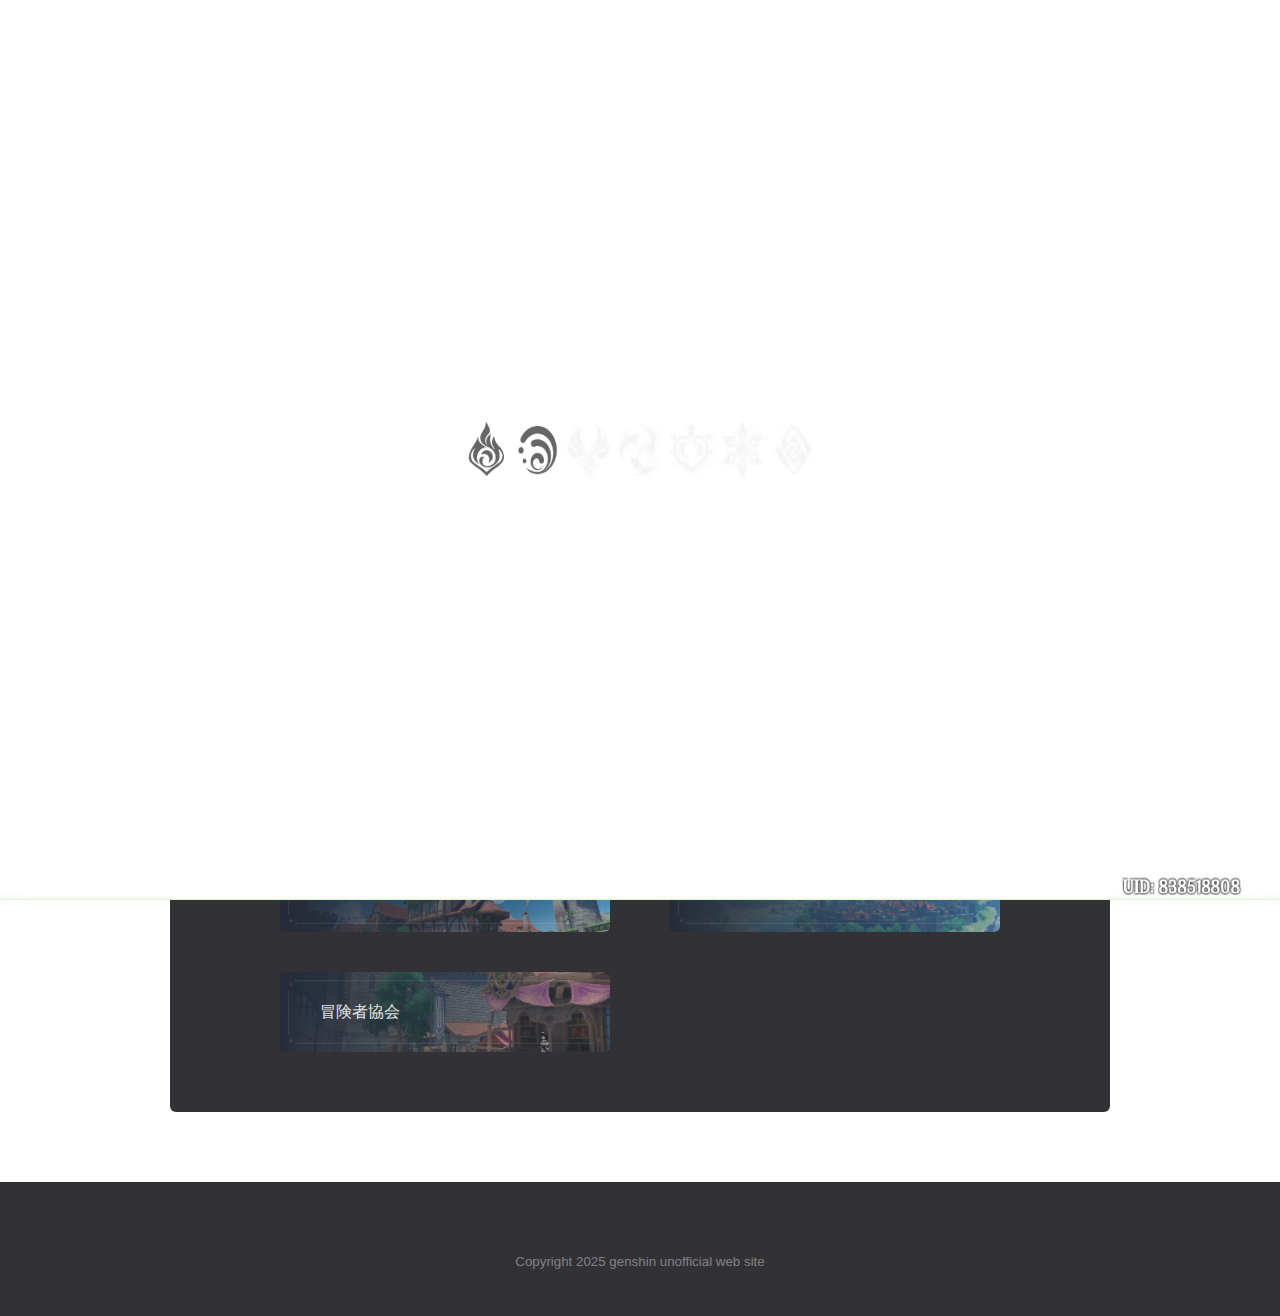
<file: index.html>
<!DOCTYPE html>
<html lang="ja">

<head>
<meta charset="utf-8">

<title>モンド組織wiki</title>

<link rel="stylesheet" href="css/style.css">

<!--ファビコンの設定-->
<link rel="shortcut icon" href="./images/favicon.ico">
<link rel="apple-touch-icon" href="./images/apple-touch-icon.png">
<link rel="icon" type="image/png" href2="./images/android-chrome-256x256.png">
</head>

<!-- classで背景指定 -->
<!--モンド-->
<body class="mondo">

<!-- ローディング画面 -->
<div class="loader">
  <img src="images/loading.gif" alt="ローディング">
</div>

<script src="https://code.jquery.com/jquery-3.7.1.js" integrity="sha256-eKhayi8LEQwp4NKxN+CfCh+3qOVUtJn3QNZ0TciWLP4=" crossorigin="anonymous"></script>
<script src="./js/load.js"></script>
  

<header>
  <a href="index.html">
    <img class="title-logo" src="images/genshin_logo.webp" alt="原神logo">
  </a>

  <!-- ハンバーガーメニュー部分 -->
  <div class="nav">
    <!-- ハンバーガーメニューの表示・非表示を切り替えるチェックボックス -->
    <input id="drawer_input" class="drawer_hidden" type="checkbox">
    <!-- ハンバーガーアイコン -->
    <label for="drawer_input" class="drawer_open"><span></span></label>

    <!-- メニュー -->
    <nav class="nav_content">
      <h4>トップページ</h4>
      <ul class="nav_list1">
        <li class="nav_item"><a href="index.html">モンド</a></li>
      </ul>
      <h4>&thinsp;組織一覧</h4>
      <ul class="nav_list2">
        <li class="nav_item"><a href="1_knights.html">西風騎士団</a></li>
        <li class="nav_item"><a href="2_church.html">西風教会</a></li>
        <li class="nav_item"><a href="3_castle.html">モンド城</a></li>
        <li class="nav_item"><a href="4_outside.html">城外</a></li>
        <li class="nav_item"><a href="5_adventurer.html">冒険者協会</a></li>
      </ul>
    </nav> 
  </div>
</header>

<!-- https://wiki.hoyolab.com/pc/genshin/aggregate/23?filter_ids= -->

<!-- <div class="main-visual">
  <img src="images/back1.png" alt="メインビジュアル">
</div> -->


<div class="wrapper">
<div class="explain">
  <img class="mondo-logo" src="images/mondo_logo2.webp" alt="モンドlogo">
  <div class="explain-text">
    <h1>モンド</h1>
    <p>
      テイワット大陸の北東部に位置する自由の城。<br>
      山々と平原の合間から蒲公英の息吹を引き連れた自由の風が吹き、シードル湖を撫でる。<br>
      そして、風神バルバトスの祝福と恵みが、湖の中心——モンドへと届けられる。
    </p>
  </div>
</div>

<div class="status-wrapper">
  <h4>ステータス</h4>
  <div class="status-list">
    <section class="status">
      <h5>和名 / 英名</h5>
      <p>モンド / Mondstadt</p>
    </section>
    <section class="status">
      <h5>種類</h5>
      <p>国</p>
    </section>
    <section class="status">
      <h5>俗世の七執政</h5>
      <p>バルバトス</p>
    </section>
    <section class="status">
      <h5>中心地域</h5>
      <p>モンド城</p>
    </section>
  </div>
</div>


<div class="affall-wrapper">
  <h4>組織一覧</h4>
  <div class="aff-wrapper">
  <!-- 1 -->
    <a class="box" href="1_knights.html">
      <h3>西風騎士団</h3>
      <div class="aff-back" style="background-image: linear-gradient(to right,rgb(37, 43, 55) 0%, rgba(37, 43, 55, 0.2) 100%), url('images/back_knight.png');">
      </div>
    </a>
  <!-- 2 -->
    <a class="box" href="2_church.html">
      <h3>西風教会</h3>
      <!-- <img src="images/back-church2.png" alt="西風教会"> -->
      <div class="aff-back" style="background-image: linear-gradient(to right,rgb(37, 43, 55) 0%, rgba(37, 43, 55, 0.2) 100%), url('images/back_church1.png');">
      </div>
    </a>
  <!-- 3 -->
    <a class="box" href="1-knights.html">
      <h3>モンド城</h3>
      <div class="aff-back" style="background-image: linear-gradient(to right,rgb(37, 43, 55) 0%, rgba(37, 43, 55, 0.2) 100%), url('images/back_castle1.png');">
      </div>
    </a>
  <!-- 4 -->
    <a class="box" href="1-knights.html">
      <h3>城外</h3>
      <div class="aff-back" style="background-image: linear-gradient(to right,rgb(37, 43, 55) 0%, rgba(37, 43, 55, 0.2) 100%), url('images/back_outside1.png');">
      </div>
    </a>
  <!-- 5 -->
    <a class="box" href="1-knights.html">
      <h3>冒険者協会</h3>
      <div class="aff-back" style="background-image: linear-gradient(to right,rgb(37, 43, 55) 0%, rgba(37, 43, 55, 0.2) 100%), url('images/back_adventurer1.png');">
      </div>
    </a>
  </div>
</div>


</div>

<footer>
  <p><small>Copyright 2025 genshin unofficial web site</small></p>
  
  <a class="pagetop" href="#"><div class="page__top"></div></a>
</footer>


</body>
</html>
</file>
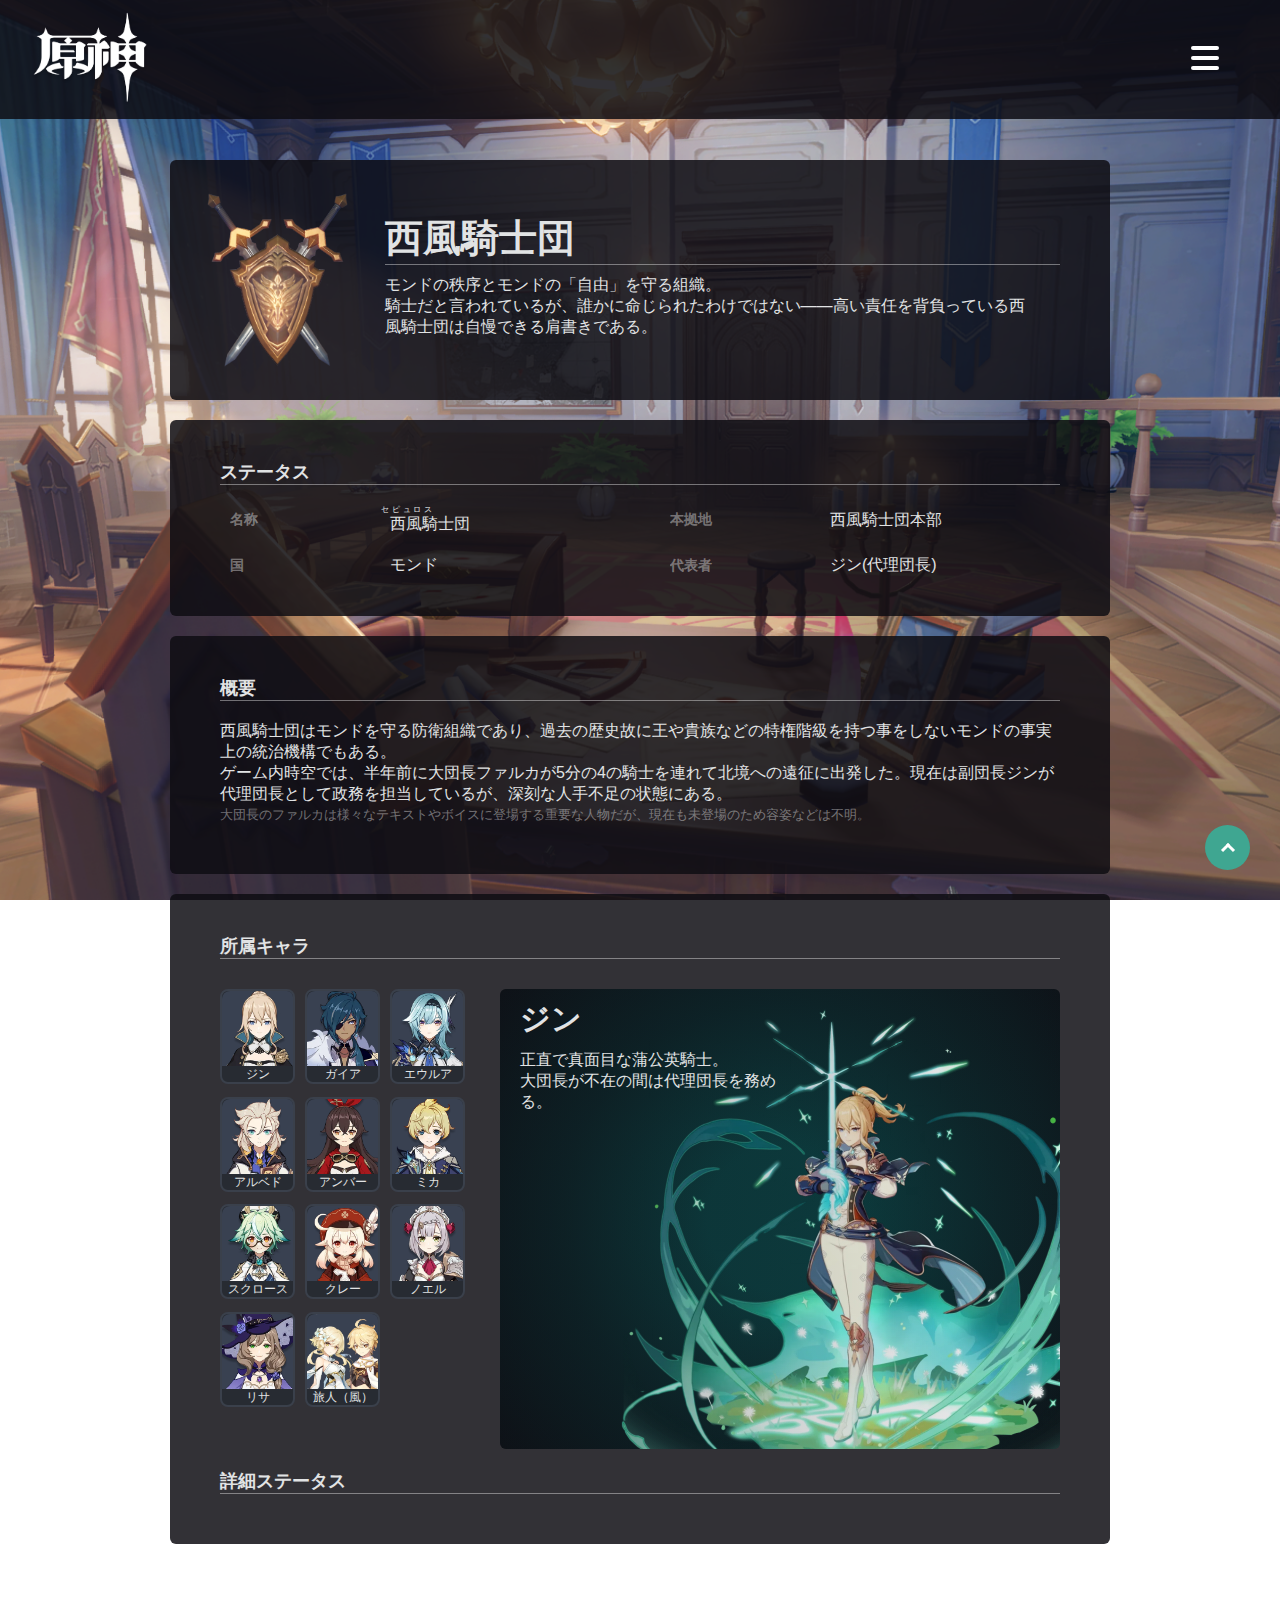
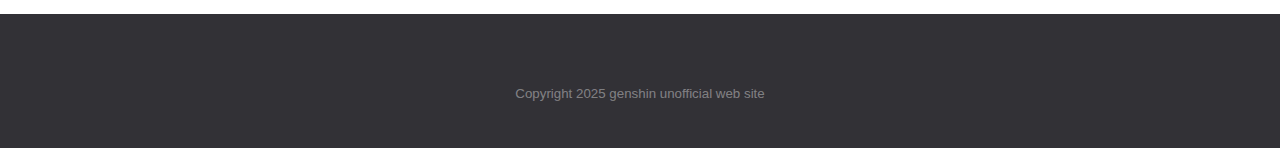
<file: 1_knights.html>
<!DOCTYPE html>
<html lang="ja">

<head>
<meta charset="utf-8">
<meta name="description" content="">
<title>西風騎士団</title>

<link rel="stylesheet" href="css/style.css">

<!--ファビコンの設定-->
<link rel="shortcut icon" href="./images/favicon.ico">
<link rel="apple-touch-icon" href="./images/apple-touch-icon.png">
<link rel="icon" type="image/png" href2="./images/android-chrome-256x256.png">
</head>

<!-- 騎士団 -->
<body class="knight">

  <!-- ローディング画面 -->
<!-- <div class="loader">
  <img src="images/loading2.gif" alt="ローディング">
</div> -->

<script src="https://code.jquery.com/jquery-3.7.1.js" integrity="sha256-eKhayi8LEQwp4NKxN+CfCh+3qOVUtJn3QNZ0TciWLP4=" crossorigin="anonymous"></script>
<script src="./js/load2.js"></script>


<header>
  <a href="index.html">
    <img class="title-logo" src="images/genshin_logo.webp" alt="原神logo">
  </a>
  
  <div class="nav">
    <!-- ハンバーガーメニューの表示・非表示を切り替えるチェックボックス -->
    <input id="drawer_input" class="drawer_hidden" type="checkbox">
    <!-- ハンバーガーアイコン -->
    <label for="drawer_input" class="drawer_open"><span></span></label>

    <!-- メニュー -->
    <nav class="nav_content">
      <h4>トップページ</h4>
      <ul class="nav_list1">
        <li class="nav_item"><a href="index.html">モンド</a></li>
      </ul>
      <h4>&thinsp;組織一覧</h4>
      <ul class="nav_list2">
        <li class="nav_item"><a href="1_knights.html">西風騎士団</a></li>
        <li class="nav_item"><a href="2_church.html">西風教会</a></li>
        <li class="nav_item"><a href="2_church.html">モンド城</a></li>
        <li class="nav_item"><a href="2_church.html">城外</a></li>
        <li class="nav_item"><a href="2_church.html">冒険者協会</a></li>
      </ul>
    </nav> 
  </div>
</header>
  
  
<div class="wrapper">
<div class="explain">
  <img class="knight-logo" src="images/Knights_logo.webp" alt="西風騎士団">
  <div class="explain-text">
    <h1>西風騎士団</h1>
    <p>
      モンドの秩序とモンドの「自由」を守る組織。<br>
      騎士だと言われているが、誰かに命じられたわけではない——高い責任を背負っている西風騎士団は自慢できる肩書きである。
    </p>
  </div>
</div>

<div class="status-wrapper">
  <h4>ステータス</h4>
  <div class="status-list">
    <section class="status">
      <h5>名称</h5>
      <ruby>
        <p>西風騎士団</p>
        <rt class="sepu">セピュロス&emsp;&emsp;&emsp;&emsp;&nbsp;</rt>
      </ruby>
    </section>
    <section class="status">
      <h5>本拠地</h5>
      <p>西風騎士団本部</p>
    </section>
    <section class="status">
      <h5>国</h5>
      <p>モンド</p>
    </section>
    <section class="status">
      <h5>代表者</h5>
      <p>ジン(代理団長)</p>
    </section>
  </div>
</div>

<div class="summary">
  <h4>概要</h4>
  <p>
    西風騎士団はモンドを守る防衛組織であり、過去の歴史故に王や貴族などの特権階級を持つ事をしないモンドの事実上の統治機構でもある。<br>
    ゲーム内時空では、半年前に大団長ファルカが5分の4の騎士を連れて北境への遠征に出発した。現在は副団長ジンが代理団長として政務を担当しているが、深刻な人手不足の状態にある。<br>
    <small>
      大団長のファルカは様々なテキストやボイスに登場する重要な人物だが、現在も未登場のため容姿などは不明。
    </small>
  </p>
</div>

<div class="member-wrapper">
  <h4>所属キャラ</h4>
  <div class="member-list">
    <!-- 左側 キャラリスト -->
    <div class="char-list">
      <button class="char-btn" data-target="Jean" data-detail="Jean-detail">
        <img src="images/icon_Jean.webp" alt="ジン">
        <p>ジン</p>
      </button>
      <button class="char-btn" data-target="Kaeya" data-detail="Kaeya-detail">
        <img src="images/icon_Kaeya.webp" alt="ガイア">
        <p>ガイア</p>
      </button>
      <button class="char-btn" data-target="Eula" data-detail="Eula-detail">
        <img src="images/icon_Eula.webp" alt="エウルア">
        <p>エウルア</p>
      </button>
      <button class="char-btn" data-target="Albedo" data-detail="Albedo-detail">
        <img src="images/icon_Albedo.webp" alt="アルベド">
        <p>アルベド</p>
      </button>
      <button class="char-btn" data-target="Amber" data-detail="Amber-detail">
        <img src="images/icon_Amber.webp" alt="アンバー">
        <p>アンバー</p>
      </button>
      <button class="char-btn" data-target="Mika" data-detail="Mika-detail">
        <img src="images/icon_Mika.webp" alt="ミカ">
        <p>ミカ</p>
      </button>
      <button class="char-btn" data-target="Sucrose" data-detail="Sucrose-detail">
        <img src="images/icon_Sucrose.webp" alt="スクロース">
        <p>スクロース</p>
      </button>
      <button class="char-btn" data-target="Klee" data-detail="Klee-detail">
        <img src="images/icon_Klee.webp" alt="クレー">
        <p>クレー</p>
      </button>
      <button class="char-btn" data-target="Noelle" data-detail="Noelle-detail">
        <img src="images/icon_Noelle.webp" alt="ノエル">
        <p>ノエル</p>
      </button>
      <button class="char-btn" data-target="Lisa" data-detail="Lisa-detail">
        <img src="images/icon_Lisa.webp" alt="リサ">
        <p>リサ</p>
      </button>
      <button class="char-btn" data-target="Traveler" data-detail="Traveler-detail">
        <img src="images/icon_Traveler.webp" alt="旅人（風）">
        <p>旅人（風）</p>
      </button>
    </div>

    <!-- 右側 キャラ詳細 -->
    <div class="char-display">
      <div id="Jean" class="char-content active" >
        <div class="char-name">
          <div class="char-text">
            <h2>ジン</h2>
            <p>正直で真面目な蒲公英騎士。<br>
              大団長が不在の間は代理団長を務める。
            </p>
          </div>              
          <img src="images/avatar_Jean.webp" alt="ジン">
        </div>
      </div>
      <div id="Kaeya" class="char-content" >
        <div class="char-name">
          <div class="char-text">
            <h2>ガイア</h2>
            <p>異国の顔を持つ剣士。騎兵隊隊長。<br>
              西風騎士団の頭脳派である。<br><br>

              現在、騎兵隊員は全員大団長の遠征に同行している。
            </p>
          </div>              
          <img src="images/avatar_Kaeya.webp" alt="ガイア">
        </div>
      </div>
      <div id="Eula" class="char-content" >
        <div class="char-name">
          <div class="char-text">
            <h2>エウルア</h2>
            <p>古き一族出身の「波花騎士」。<br>
              西風騎士団の遊撃小隊隊長である。<br>
              旧貴族の末裔でありながら、敵対関係に
              ある西風騎士団に入団した理由は、
              未だ謎に包まれている。
            </p>
          </div>              
          <img src="images/avatar_Eula.webp" alt="エウルア">
        </div>
      </div>
      <div id="Albedo" class="char-content" >
        <div class="char-name">
          <div class="char-text">
            <h2>アルベド</h2>
            <p>西風騎士団の首席錬金術師兼調査小隊隊長。<br>
              「白亜の申し子」と呼ばれる天才。
            </p>
          </div>              
          <img src="images/avatar_Albedo.webp" alt="アルベド">
        </div>
      </div>
      <div id="Amber" class="char-content" >
        <div class="char-name">
          <div class="char-text">
            <h2> アンバー</h2>
            <p>元気満々な女の子、騎士団で最も優秀で、
              最後の偵察騎士である。
            </p>
          </div>              
          <img src="images/avatar_Amber.webp" alt="アンバー">
        </div>
      </div>
      <div id="Mika" class="char-content" >
        <div class="char-name">
          <div class="char-text">
            <h2>ミカ</h2>
            <p>平凡な家庭に生まれた若い騎士。小隊では「前進測量士」を担当している。控えめで慎重な性格の持ち主。
            </p>
          </div>              
          <img src="images/avatar_Mika.webp" alt="ミカ">
        </div>
      </div>
      <div id="Sucrose" class="char-content" >
        <div class="char-name">
          <div class="char-text">
            <h2>スクロース</h2>
            <p>この世界のありとあらゆるものに強い好奇心を抱く錬金術師。<br>
              研究分野は「生物錬金」。
            </p>
          </div>              
          <img src="images/avatar_Sucrose.webp" alt="スクロース">
        </div>
      </div>
      <div id="Klee" class="char-content" >
        <div class="char-name">
          <div class="char-text">
            <h2>クレー</h2>
            <p>西風騎士団反省室の常連で、モンドの爆破スペシャリスト。<br>
              人呼んで「逃げ回る太陽」。
            </p>
          </div>              
          <img src="images/avatar_Klee.webp" alt="クレー">
        </div>
      </div>
      <div id="Noelle" class="char-content" >
        <div class="char-name">
          <div class="char-text">
            <h2>ノエル</h2>
            <p>「西風騎士団」の頼もしいメイド。<br>
              いつか本当の騎士になることを夢見ている。
            </p>
          </div>              
          <img src="images/avatar_Noelle.webp" alt="ノエル">
        </div>
      </div>
      <div id="Lisa" class="char-content" >
        <div class="char-name">
          <div class="char-text">
            <h2>リサ</h2>
            <p>無気力だが博学な図書館司書。<br>
              スメール教令院「200年に1人」の天才卒業生。
            </p>
          </div>              
          <img src="images/avatar_Lisa.webp" alt="リサ">
        </div>
      </div>
      <div id="Traveler" class="char-content" >
        <div class="char-name">
          <div class="char-text">
            <h2>旅人</h2>
            <p>世界の外から漂流してきた旅人。<br>
              肉親が見知らぬ神に連れ去られたため、七神を探す旅に出た。<br><br>

              メインストーリーでの活躍により、西風騎士団から栄誉騎士の称号を授与されることになる。
            </p>
          </div>              
          <img src="images/avatar_Traveler.webp" alt="旅人">
        </div>
      </div>
    </div>
  </div>  

  <div class="char-status">
    <h4>詳細ステータス</h4>
    <div id="Jean-detail" class="char-detail">
      <div id="Jean" class="char-stlist">
      <section class="status">
        <h5>和名 / 英名</h5>
        <p>ジン / Jean</p>
      </section>
      <section class="status">
        <h5>誕生日</h5>
        <p>3月14日</p>
      </section> 
      <section class="status">
        <h5>命ノ星座</h5>
        <p>仔獅子座</p>
      </section>
      <section class="status">
        <h5>称号</h5>
        <p>蒲公英騎士</p>
      </section>
      <section class="status">
        <h5>神の目</h5>
        <p>風</p>
      </section>
      <section class="status">
        <h5>所属</h5>
        <p>西風騎士団</p>
      </section>
      <section class="status">
        <h5>日本語 CV</h5>
        <p>斎藤千和</p>
      </section>
      <section class="status">
        <h5>実装バージョン</h5>
        <p>1.0</p>
      </section>
      </div>
    </div>

    <div id="Kaeya-detail" class="char-detail">
      <div id="Kaeya" class="char-stlist">
      <section class="status">
        <h5>和名 / 英名</h5>
        <p>ガイア / Kaeya</p>
      </section>
      <section class="status">
        <h5>誕生日</h5>
        <p>11月30日</p>
      </section> 
      <section class="status">
        <h5>命ノ星座</h5>
        <p>孔雀羽座</p>
      </section>
      <section class="status">
        <h5>称号</h5>
        <p>寒風の剣士</p>
      </section>
      <section class="status">
        <h5>神の目</h5>
        <p>氷</p>
      </section>
      <section class="status">
        <h5>所属</h5>
        <p>西風騎士団</p>
      </section>
      <section class="status">
        <h5>日本語 CV</h5>
        <p>鳥海浩輔</p>
      </section>
      <section class="status">
        <h5>実装バージョン</h5>
        <p>1.0</p>
      </section>
      </div>
    </div>

    <div id="Eula-detail" class="char-detail">
      <div id="Eula" class="char-stlist">
      <section class="status">
        <h5>和名 / 英名</h5>
        <p>エウルア / Eula</p>
      </section>
      <section class="status">
        <h5>誕生日</h5>
        <p>10月25日</p>
      </section> 
      <section class="status">
        <h5>命ノ星座</h5>
        <p>波沫座</p>
      </section>
      <section class="status">
        <h5>称号</h5>
        <p>波沫のワルツ</p>
      </section>
      <section class="status">
        <h5>神の目</h5>
        <p>氷</p>
      </section>
      <section class="status">
        <h5>所属</h5>
        <p>西風騎士団</p>
      </section>
      <section class="status">
        <h5>日本語 CV</h5>
        <p>佐藤利奈</p>
      </section>
      <section class="status">
        <h5>実装バージョン</h5>
        <p>1.5</p>
      </section>
      </div>
    </div>

    <div id="Albedo-detail" class="char-detail">
      <div id="Albedo" class="char-stlist">
      <section class="status">
        <h5>和名 / 英名</h5>
        <p>アルベド / Albedo</p>
      </section>
      <section class="status">
        <h5>誕生日</h5>
        <p>9月13日</p>
      </section> 
      <section class="status">
        <h5>命ノ星座</h5>
        <p>白亜の申し子座</p>
      </section>
      <section class="status">
        <h5>称号</h5>
        <p>白亜の申し子</p>
      </section>
      <section class="status">
        <h5>神の目</h5>
        <p>岩</p>
      </section>
      <section class="status">
        <h5>所属</h5>
        <p>西風騎士団</p>
      </section>
      <section class="status">
        <h5>日本語 CV</h5>
        <p>野島健児</p>
      </section>
      <section class="status">
        <h5>実装バージョン</h5>
        <p>1.2</p>
      </section>
      </div>
    </div>

    <div id="Amber-detail" class="char-detail">
      <div id="Amber" class="char-stlist">
      <section class="status">
        <h5>和名 / 英名</h5>
        <p>アンバー / Amber</p>
      </section>
      <section class="status">
        <h5>誕生日</h5>
        <p>8月10日</p>
      </section> 
      <section class="status">
        <h5>命ノ星座</h5>
        <p>小兎座</p>
      </section>
      <section class="status">
        <h5>称号</h5>
        <p>飛行チャンピオン</p>
      </section>
      <section class="status">
        <h5>神の目</h5>
        <p>岩</p>
      </section>
      <section class="status">
        <h5>所属</h5>
        <p>西風騎士団</p>
      </section>
      <section class="status">
        <h5>日本語 CV</h5>
        <p>石見舞菜香</p>
      </section>
      <section class="status">
        <h5>実装バージョン</h5>
        <p>1.0</p>
      </section>
      </div>
    </div>

    <div id="Mika-detail" class="char-detail">
      <div id="Mika" class="char-stlist">
      <section class="status">
        <h5>和名 / 英名</h5>
        <p>ミカ / Mika</p>
      </section>
      <section class="status">
        <h5>誕生日</h5>
        <p>8月11日</p>
      </section> 
      <section class="status">
        <h5>命ノ星座</h5>
        <p>森鳩座</p>
      </section>
      <section class="status">
        <h5>称号</h5>
        <p>霜晴の測量</p>
      </section>
      <section class="status">
        <h5>神の目</h5>
        <p>氷</p>
      </section>
      <section class="status">
        <h5>所属</h5>
        <p>西風騎士団</p>
      </section>
      <section class="status">
        <h5>日本語 CV</h5>
        <p>三瓶由布子</p>
      </section>
      <section class="status">
        <h5>実装バージョン</h5>
        <p>3.5</p>
      </section>
      </div>
    </div>

    <div id="Sucrose-detail" class="char-detail">
      <div id="Sucrose" class="char-stlist">
      <section class="status">
        <h5>和名 / 英名</h5>
        <p>スクロース / Sucrose</p>
      </section>
      <section class="status">
        <h5>誕生日</h5>
        <p>11月26日</p>
      </section> 
      <section class="status">
        <h5>命ノ星座</h5>
        <p>フラスコ座</p>
      </section>
      <section class="status">
        <h5>称号</h5>
        <p>無害の甘味</p>
      </section>
      <section class="status">
        <h5>神の目</h5>
        <p>風 </p>
      </section>
      <section class="status">
        <h5>所属</h5>
        <p>西風騎士団</p>
      </section>
      <section class="status">
        <h5>日本語 CV</h5>
        <p>藤田茜</p>
      </section>
      <section class="status">
        <h5>実装バージョン</h5>
        <p>1.0</p>
      </section>
      </div>
    </div>

    <div id="Klee-detail" class="char-detail">
      <div id="Klee" class="char-stlist">
      <section class="status">
        <h5>和名 / 英名</h5>
        <p>クレー / Klee</p>
      </section>
      <section class="status">
        <h5>誕生日</h5>
        <p>7月27日</p>
      </section> 
      <section class="status">
        <h5>命ノ星座</h5>
        <p>四つ葉座</p>
      </section>
      <section class="status">
        <h5>称号</h5>
        <p>逃げ回る太陽</p>
      </section>
      <section class="status">
        <h5>神の目</h5>
        <p>炎</p>
      </section>
      <section class="status">
        <h5>所属</h5>
        <p>西風騎士団</p>
      </section>
      <section class="status">
        <h5>日本語 CV</h5>
        <p>久野美咲</p>
      </section>
      <section class="status">
        <h5>実装バージョン</h5>
        <p>1.0</p>
      </section>
      </div>
    </div>

    <div id="Noelle-detail" class="char-detail">
      <div id="Noelle" class="char-stlist">
      <section class="status">
        <h5>和名 / 英名</h5>
        <p>ノエル / Noelle</p>
      </section>
      <section class="status">
        <h5>誕生日</h5>
        <p>3月21日</p>
      </section> 
      <section class="status">
        <h5>命ノ星座</h5>
        <p>心護座</p>
      </section>
      <section class="status">
        <h5>称号</h5>
        <p>騎士道の花咲</p>
      </section>
      <section class="status">
        <h5>神の目</h5>
        <p>岩</p>
      </section>
      <section class="status">
        <h5>所属</h5>
        <p>西風騎士団</p>
      </section>
      <section class="status">
        <h5>日本語 CV</h5>
        <p>高尾奏音</p>
      </section>
      <section class="status">
        <h5>実装バージョン</h5>
        <p>1.0</p>
      </section>
      </div>
    </div>

    <div id="Lisa-detail" class="char-detail">
      <div id="Lisa" class="char-stlist">
      <section class="status">
        <h5>和名 / 英名</h5>
        <p>リサ / Lisa</p>
      </section>
      <section class="status">
        <h5>誕生日</h5>
        <p>6月9日</p>
      </section> 
      <section class="status">
        <h5>命ノ星座</h5>
        <p>砂時計座</p>
      </section>
      <section class="status">
        <h5>称号</h5>
        <p>薔薇の魔女</p>
      </section>
      <section class="status">
        <h5>神の目</h5>
        <p>雷</p>
      </section>
      <section class="status">
        <h5>所属</h5>
        <p>西風騎士団</p>
      </section>
      <section class="status">
        <h5>日本語 CV</h5>
        <p>田中理恵</p>
      </section>
      <section class="status">
        <h5>実装バージョン</h5>
        <p>1.0</p>
      </section>
      </div>
    </div>

    <div id="Traveler-detail" class="char-detail">
      <div id="Traveler" class="char-stlist">
      <section class="status">
        <h5>和名 / 英名</h5>
        <p>旅人 / Traveler</p>
      </section>
      <section class="status">
        <h5>誕生日</h5>
        <p> - </p>
      </section> 
      <section class="status">
        <h5>命ノ星座</h5>
        <p>旅人座</p>
      </section>
      <section class="status">
        <h5>称号</h5>
        <p>運命を超える星</p>
      </section>
      <section class="status">
        <h5>神の目</h5>
        <p>無</p>
      </section>
      <section class="status">
        <h5>所属</h5>
        <p> - </p>
      </section>
      <section class="status">
        <h5>日本語 CV</h5>
        <p>堀江瞬&悠木碧</p>
      </section>
      <section class="status">
        <h5>実装バージョン</h5>
        <p>1.0</p>
      </section>
      </div>
    </div>

  </div>


</div>
</div>

<footer>
  <p><small>Copyright 2025 genshin unofficial web site</small></p>
  
  <a class="pagetop" href="#"><div class="page__top"></div></a>
</footer>

<script src="./js/chara-view.js"></script>
</body>
</html>
</file>
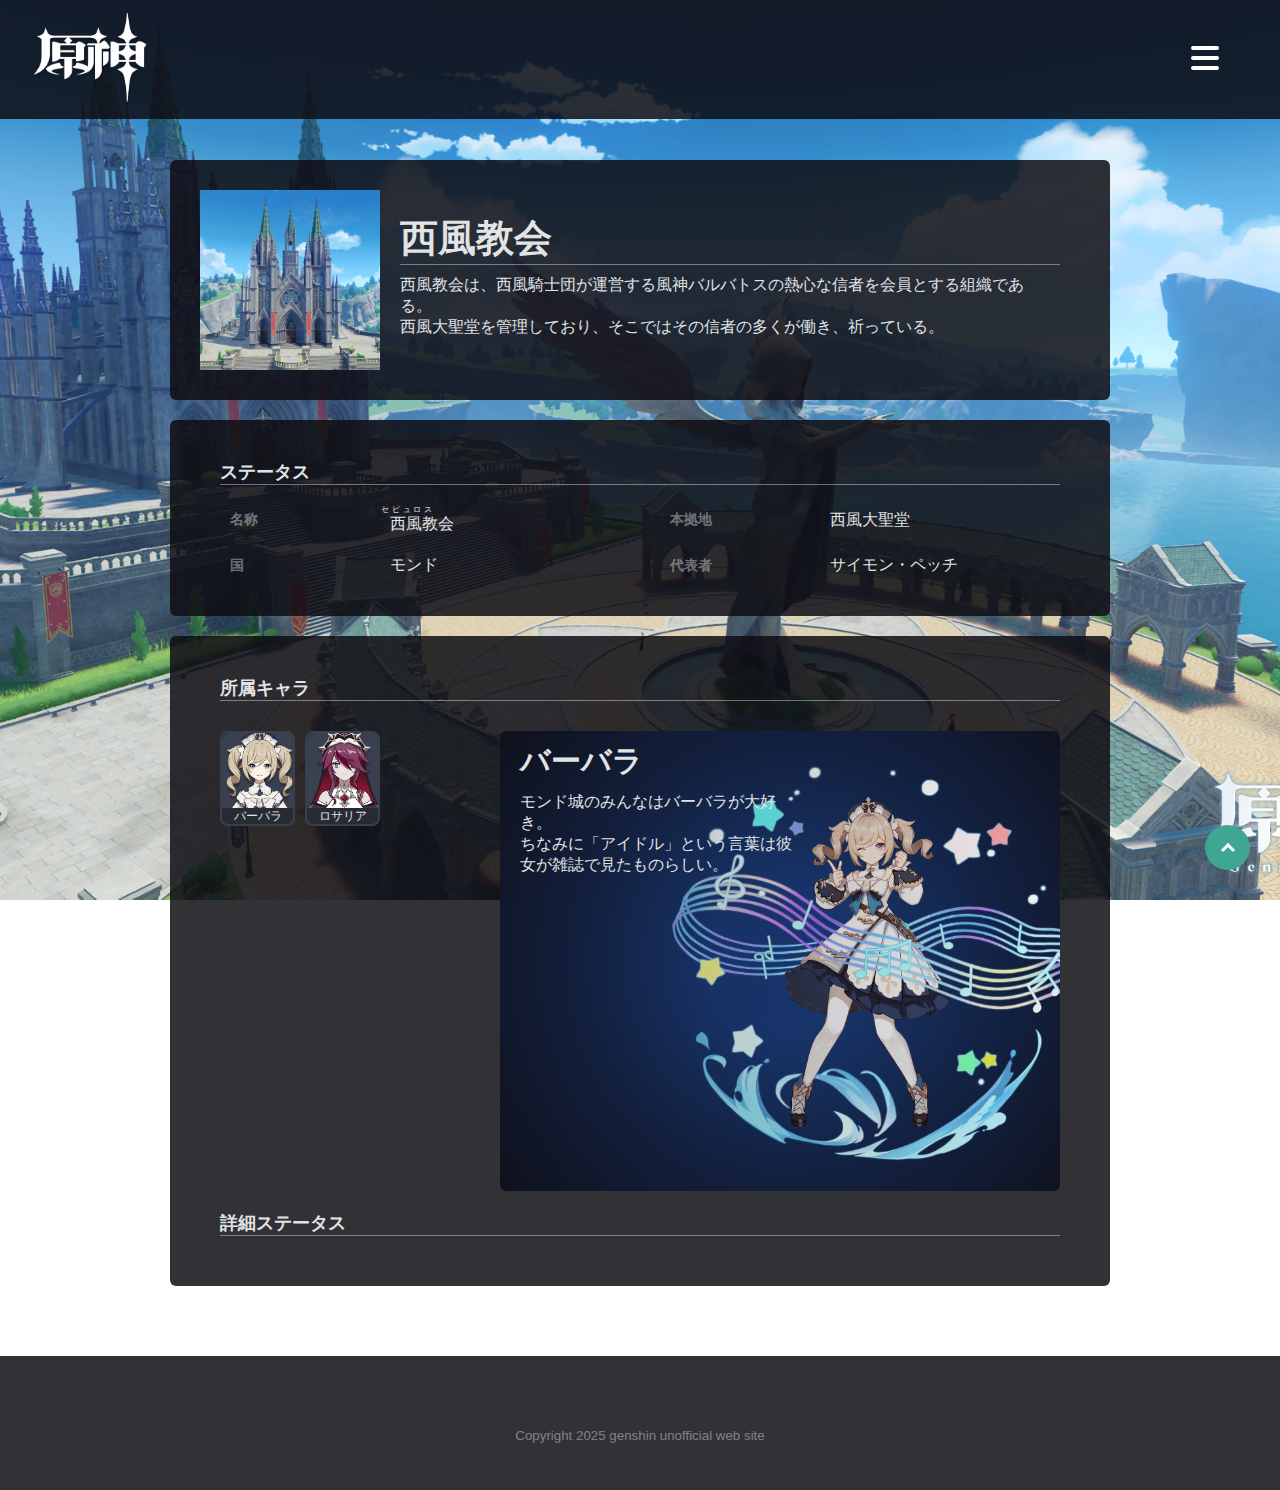
<file: 2_church.html>
<!DOCTYPE html>
<html lang="ja">

<head>
<meta charset="utf-8">
<meta name="description" content="">
<title>西風教会</title>

<link rel="stylesheet" href="css/style.css">

<!--ファビコンの設定-->
<link rel="shortcut icon" href="./images/favicon.ico">
<link rel="apple-touch-icon" href="./images/apple-touch-icon.png">
<link rel="icon" type="image/png" href2="./images/android-chrome-256x256.png">
</head>

<!-- 教会 -->
<body class="church">

  <!-- ローディング画面 -->
<!-- <div class="loader">
  <img src="images/loading2.gif" alt="ローディング">
</div> -->

<script src="https://code.jquery.com/jquery-3.7.1.js" integrity="sha256-eKhayi8LEQwp4NKxN+CfCh+3qOVUtJn3QNZ0TciWLP4=" crossorigin="anonymous"></script>
<script src="./js/load2.js"></script>


<header>
  <a href="index.html">
    <img class="title-logo" src="images/genshin_logo.webp" alt="原神logo">
  </a>
  
  <div class="nav">
    <!-- ハンバーガーメニューの表示・非表示を切り替えるチェックボックス -->
    <input id="drawer_input" class="drawer_hidden" type="checkbox">
    <!-- ハンバーガーアイコン -->
    <label for="drawer_input" class="drawer_open"><span></span></label>

    <!-- メニュー -->
    <nav class="nav_content">
      <h4>トップページ</h4>
      <ul class="nav_list1">
        <li class="nav_item"><a href="index.html">モンド</a></li>
      </ul>
      <h4>&thinsp;組織一覧</h4>
      <ul class="nav_list2">
        <li class="nav_item"><a href="1_knights.html">西風騎士団</a></li>
        <li class="nav_item"><a href="2_church.html">西風教会</a></li>
        <li class="nav_item"><a href="3_castle.html">モンド城</a></li>
        <li class="nav_item"><a href="4_outside.html">城外</a></li>
        <li class="nav_item"><a href="5_adventurer.html">冒険者協会</a></li>
      </ul>
    </nav> 
  </div>
</header>
  
  
<div class="wrapper">
<div class="explain">
  <img class="church-logo" src="images/church_logo.jpg" alt="西風教会">
  <div class="explain-text">
    <h1>西風教会</h1>
    <p>
      西風教会は、西風騎士団が運営する風神バルバトスの熱心な信者を会員とする組織である。<br>
      西風大聖堂を管理しており、そこではその信者の多くが働き、祈っている。
    </p>
  </div>
</div>

<div class="status-wrapper">
  <h4>ステータス</h4>
  <div class="status-list">
    <section class="status">
      <h5>名称</h5>
      <ruby>
        <p>西風教会</p>
        <rt class="sepu">セピュロス&emsp;&emsp;&nbsp;</rt>
      </ruby>
    </section>
    <section class="status">
      <h5>本拠地</h5>
      <p>西風大聖堂</p>
    </section>
    <section class="status">
      <h5>国</h5>
      <p>モンド</p>
    </section>
    <section class="status">
      <h5>代表者</h5>
      <p>サイモン・ペッチ</p>
    </section>
  </div>
</div>


<div class="member-wrapper">
  <h4>所属キャラ</h4>
  <div class="member-list">
    <!-- 左側 キャラリスト -->
    <div class="char-list">
      <button class="char-btn" data-target="Barbara" data-detail="Barbara-detail">
        <img src="images/icon_Barbara.webp" alt="バーバラ">
        <p>バーバラ</p>
      </button>
      <button class="char-btn" data-target="Rosaria" data-detail="Rosaria-detail">
        <img src="images/icon_Rosaria.webp" alt="ロサリア">
        <p>ロサリア</p>
      </button>
    </div>

    <!-- 右側 キャラ詳細 -->
    <div class="char-display">
      <div id="Barbara" class="char-content active" >
        <div class="char-name">
          <div class="char-text">
            <h2>バーバラ</h2>
            <p>モンド城のみんなはバーバラが大好き。<br>
              ちなみに「アイドル」という言葉は彼女が雑誌で見たものらしい。
            </p>
          </div>              
          <img src="images/avatar_Barbara.webp" alt="バーバラ">
        </div>
      </div>
      <div id="Rosaria" class="char-content" >
        <div class="char-name">
          <div class="char-text">
            <h2>ロサリア</h2>
            <p>身にまとう服装以外、何ひとつとして聖職者とは思えないシスター。<br>
              冷たい言動の中には、相手を見透かす鋭さが隠されている。また、いつも一人で行動をしている。
            </p>
          </div>              
          <img src="images/avatar_Rosaria.webp" alt="ロサリア">
        </div>
      </div>
    </div>
  </div>  

  <div class="char-status">
    <h4>詳細ステータス</h4>
    <div id="Barbara-detail" class="char-detail">
      <div id="Barbara" class="char-stlist">
      <section class="status">
        <h5>和名 / 英名</h5>
        <p>バーバラ / Barbara</p>
      </section>
      <section class="status">
        <h5>誕生日</h5>
        <p>7月5日</p>
      </section> 
      <section class="status">
        <h5>命ノ星座</h5>
        <p>金杯座</p>
      </section>
      <section class="status">
        <h5>称号</h5>
        <p>キラキラアイドル</p>
      </section>
      <section class="status">
        <h5>神の目</h5>
        <p>水</p>
      </section>
      <section class="status">
        <h5>所属</h5>
        <p>西風教会</p>
      </section>
      <section class="status">
        <h5>日本語 CV</h5>
        <p>鬼頭明里</p>
      </section>
      <section class="status">
        <h5>実装バージョン</h5>
        <p>1.0</p>
      </section>
      </div>
    </div>

    <div id="Rosaria-detail" class="char-detail">
      <div id="Rosaria" class="char-stlist">
      <section class="status">
        <h5>和名 / 英名</h5>
        <p>ロサリア / Rosaria</p>
      </section>
      <section class="status">
        <h5>誕生日</h5>
        <p>1月24日</p>
      </section> 
      <section class="status">
        <h5>命ノ星座</h5>
        <p>荊冠座</p>
      </section>
      <section class="status">
        <h5>称号</h5>
        <p>荊冠の恩典</p>
      </section>
      <section class="status">
        <h5>神の目</h5>
        <p>氷</p>
      </section>
      <section class="status">
        <h5>所属</h5>
        <p>西風教会</p>
      </section>
      <section class="status">
        <h5>日本語 CV</h5>
        <p>加隈亜衣</p>
      </section>
      <section class="status">
        <h5>実装バージョン</h5>
        <p>1.4</p>
      </section>
      </div>
    </div>
  </div>


</div>
</div>

<footer>
  <p><small>Copyright 2025 genshin unofficial web site</small></p>
  
  <a class="pagetop" href="#"><div class="page__top"></div></a>
</footer>

<script src="./js/chara-view.js"></script>
</body>
</html>
</file>
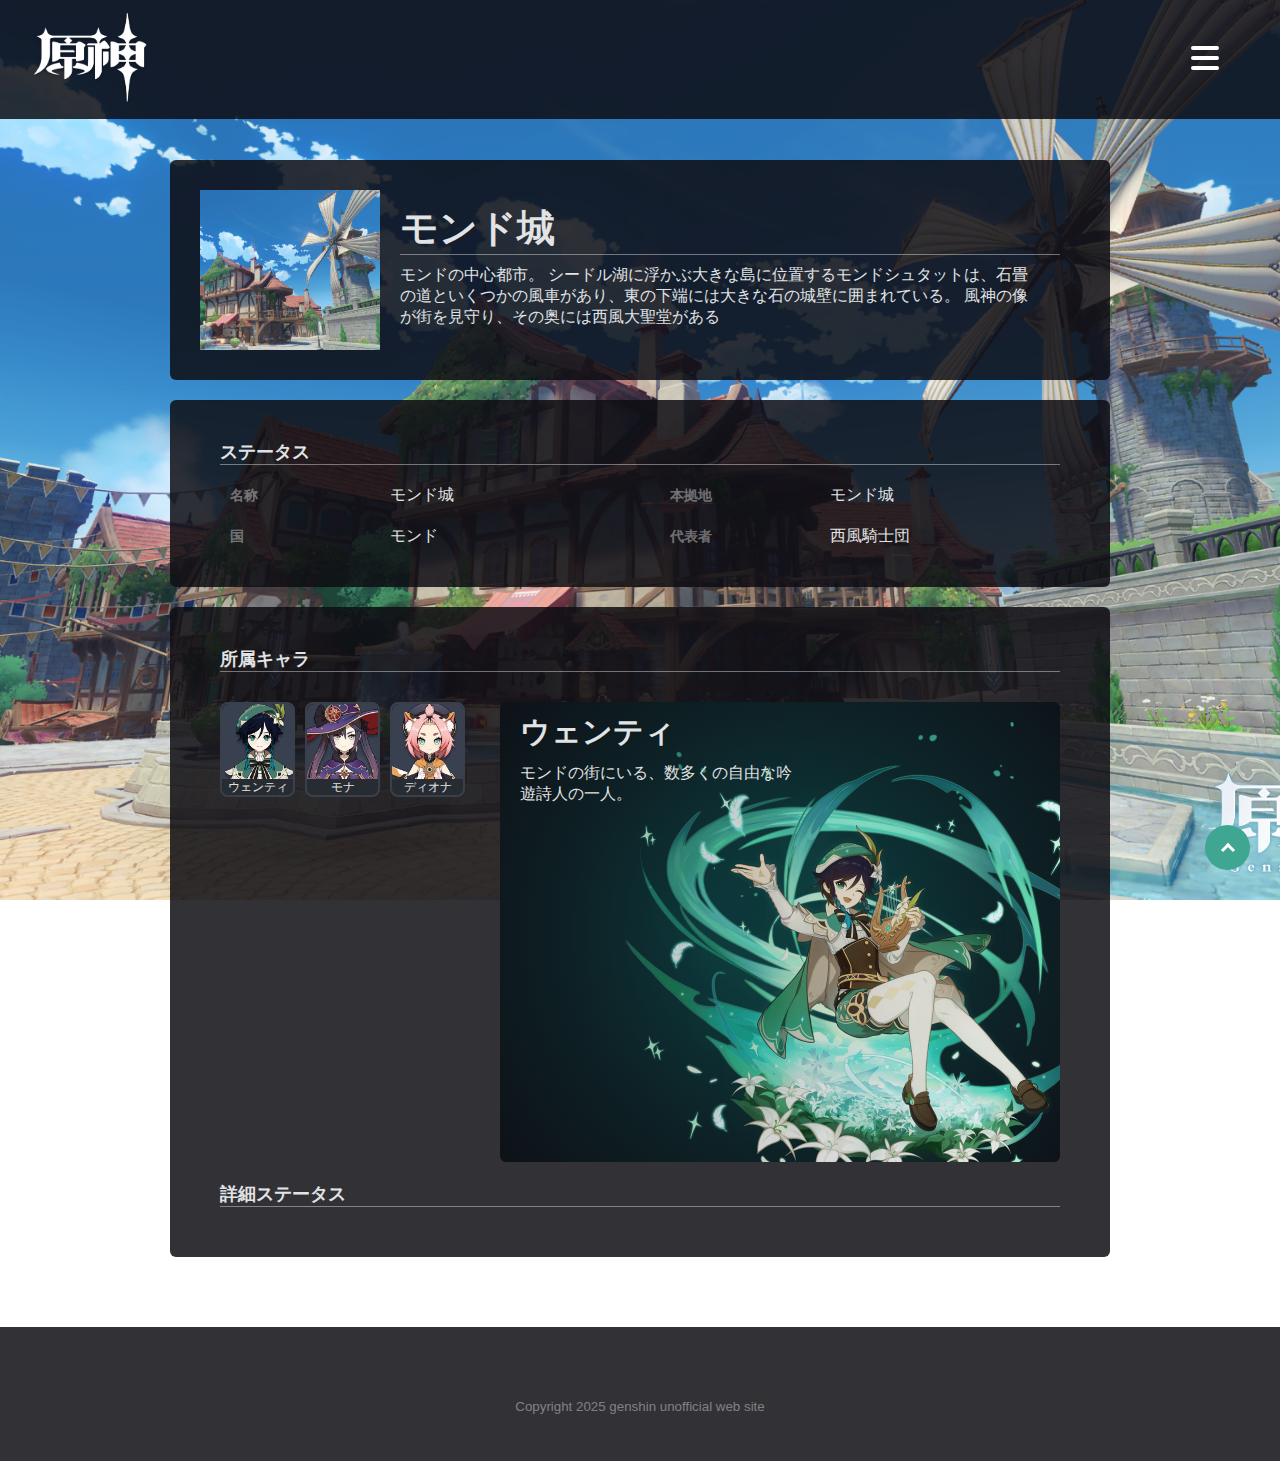
<file: 3_castle.html>
<!DOCTYPE html>
<html lang="ja">

<head>
<meta charset="utf-8">
<meta name="description" content="">
<title>モンド城</title>

<link rel="stylesheet" href="css/style.css">

<!--ファビコンの設定-->
<link rel="shortcut icon" href="./images/favicon.ico">
<link rel="apple-touch-icon" href="./images/apple-touch-icon.png">
<link rel="icon" type="image/png" href2="./images/android-chrome-256x256.png">
</head>

<!-- モンド城 -->
<body class="castle">

  <!-- ローディング画面 -->
<!-- <div class="loader">
  <img src="images/loading2.gif" alt="ローディング">
</div> -->

<script src="https://code.jquery.com/jquery-3.7.1.js" integrity="sha256-eKhayi8LEQwp4NKxN+CfCh+3qOVUtJn3QNZ0TciWLP4=" crossorigin="anonymous"></script>
<script src="./js/load2.js"></script>


<header>
  <a href="index.html">
    <img class="title-logo" src="images/genshin_logo.webp" alt="原神logo">
  </a>
  
  <div class="nav">
    <!-- ハンバーガーメニューの表示・非表示を切り替えるチェックボックス -->
    <input id="drawer_input" class="drawer_hidden" type="checkbox">
    <!-- ハンバーガーアイコン -->
    <label for="drawer_input" class="drawer_open"><span></span></label>

    <!-- メニュー -->
    <nav class="nav_content">
      <h4>トップページ</h4>
      <ul class="nav_list1">
        <li class="nav_item"><a href="index.html">モンド</a></li>
      </ul>
      <h4>&thinsp;組織一覧</h4>
      <ul class="nav_list2">
        <li class="nav_item"><a href="1_knights.html">西風騎士団</a></li>
        <li class="nav_item"><a href="2_church.html">西風教会</a></li>
        <li class="nav_item"><a href="3_castle.html">モンド城</a></li>
        <li class="nav_item"><a href="4_outside.html">城外</a></li>
        <li class="nav_item"><a href="5_adventurer.html">冒険者協会</a></li>
      </ul>
    </nav> 
  </div>
</header>
  
  
<div class="wrapper">
<div class="explain">
  <img class="castle-logo" src="images/castle_logo.png" alt="モンド城">
  <div class="explain-text">
    <h1>モンド城</h1>
    <p>
      モンドの中心都市。
      シードル湖に浮かぶ大きな島に位置するモンドシュタットは、石畳の道といくつかの風車があり、東の下端には大きな石の城壁に囲まれている。 風神の像が街を見守り、その奥には西風大聖堂がある
    </p>
  </div>
</div>

<div class="status-wrapper">
  <h4>ステータス</h4>
  <div class="status-list">
    <section class="status">
      <h5>名称</h5>
      <ruby>
        <p>モンド城</p>
      </ruby>
    </section>
    <section class="status">
      <h5>本拠地</h5>
      <p>モンド城</p>
    </section>
    <section class="status">
      <h5>国</h5>
      <p>モンド</p>
    </section>
    <section class="status">
      <h5>代表者</h5>
      <p>西風騎士団</p>
    </section>
  </div>
</div>


<div class="member-wrapper">
  <h4>所属キャラ</h4>
  <div class="member-list">
    <!-- 左側 キャラリスト -->
    <div class="char-list">
      <button class="char-btn" data-target="Venti" data-detail="Venti-detail">
        <img src="images/icon_Venti.webp" alt="ウェンティ">
        <p>ウェンティ</p>
      </button>
      <button class="char-btn" data-target="Mona" data-detail="Mona-detail">
        <img src="images/icon_Mona.webp" alt="モナ">
        <p>モナ</p>
      </button>
      <button class="char-btn" data-target="Diona" data-detail="Diona-detail">
        <img src="images/icon_Diona.webp" alt="ディオナ">
        <p>ディオナ</p>
      </button>
    </div>

    <!-- 右側 キャラ詳細 -->
    <div class="char-display">
      <div id="Venti" class="char-content active" >
        <div class="char-name">
          <div class="char-text">
            <h2>ウェンティ</h2>
            <p>モンドの街にいる、数多くの自由な吟遊詩人の一人。
            </p>
          </div>              
          <img src="images/avatar_Venti.webp" alt="ウェンティ">
        </div>
      </div>
      <div id="Mona" class="char-content" >
        <div class="char-name">
          <div class="char-text">
            <h2>モナ</h2>
            <p>謎の占星術師の少女。<br>
              自分のことを「偉大なる占星術師モナ」と自称するが、その肩書きに相応しい実力を持っている。<br>
              博学で、高慢。
            </p>
          </div>              
          <img src="images/avatar_Mona.webp" alt="モナ">
        </div>
      </div>
      <div id="Diona" class="char-content" >
        <div class="char-name">
          <div class="char-text">
            <h2>ディオナ</h2>
            <p>稀な「非人類」の血統を引いている少女、<br>
              「キャッツテール」の超人気バーテンダー。
            </p>
          </div>              
          <img src="images/avatar_Diona.webp" alt="ディオナ">
        </div>
      </div>
    </div>
  </div>  

  <div class="char-status">
    <h4>詳細ステータス</h4>
    <div id="Venti-detail" class="char-detail">
      <div id="Venti" class="char-stlist">
      <section class="status">
        <h5>和名 / 英名</h5>
        <p>ウェンティ / Venti</p>
      </section>
      <section class="status">
        <h5>誕生日</h5>
        <p>6月16日</p>
      </section> 
      <section class="status">
        <h5>命ノ星座</h5>
        <p>歌仙座</p>
      </section>
      <section class="status">
        <h5>称号</h5>
        <p>風色の詩人</p>
      </section>
      <section class="status">
        <h5>神の目</h5>
        <p>風</p>
      </section>
      <section class="status">
        <h5>所属</h5>
        <p>モンド城</p>
      </section>
      <section class="status">
        <h5>日本語 CV</h5>
        <p>村瀬歩</p>
      </section>
      <section class="status">
        <h5>実装バージョン</h5>
        <p>1.0</p>
      </section>
      </div>
    </div>

    <div id="Mona-detail" class="char-detail">
      <div id="Mona" class="char-stlist">
      <section class="status">
        <h5>和名 / 英名</h5>
        <p>モナ / Mona</p>
      </section>
      <section class="status">
        <h5>誕生日</h5>
        <p>8月31日</p>
      </section> 
      <section class="status">
        <h5>命ノ星座</h5>
        <p>映天座</p>
      </section>
      <section class="status">
        <h5>称号</h5>
        <p>星天水鏡</p>
      </section>
      <section class="status">
        <h5>神の目</h5>
        <p>水</p>
      </section>
      <section class="status">
        <h5>所属</h5>
        <p>モンド城</p>
      </section>
      <section class="status">
        <h5>日本語 CV</h5>
        <p>小原好美</p>
      </section>
      <section class="status">
        <h5>実装バージョン</h5>
        <p>1.0</p>
      </section>
      </div>
    </div>

    <div id="Diona-detail" class="char-detail">
      <div id="Diona" class="char-stlist">
      <section class="status">
        <h5>和名 / 英名</h5>
        <p>ディオナ / Diona</p>
      </section>
      <section class="status">
        <h5>誕生日</h5>
        <p>1月18日</p>
      </section> 
      <section class="status">
        <h5>命ノ星座</h5>
        <p>子猫座</p>
      </section>
      <section class="status">
        <h5>称号</h5>
        <p>キャッツテールスペシャル</p>
      </section>
      <section class="status">
        <h5>神の目</h5>
        <p>氷</p>
      </section>
      <section class="status">
        <h5>所属</h5>
        <p>キャッツテール</p>
      </section>
      <section class="status">
        <h5>日本語 CV</h5>
        <p>井澤詩織</p>
      </section>
      <section class="status">
        <h5>実装バージョン</h5>
        <p>1.1</p>
      </section>
      </div>
    </div>
  </div>


</div>
</div>

<footer>
  <p><small>Copyright 2025 genshin unofficial web site</small></p>
  
  <a class="pagetop" href="#"><div class="page__top"></div></a>
</footer>

<script src="./js/chara-view.js"></script>
</body>
</html>
</file>
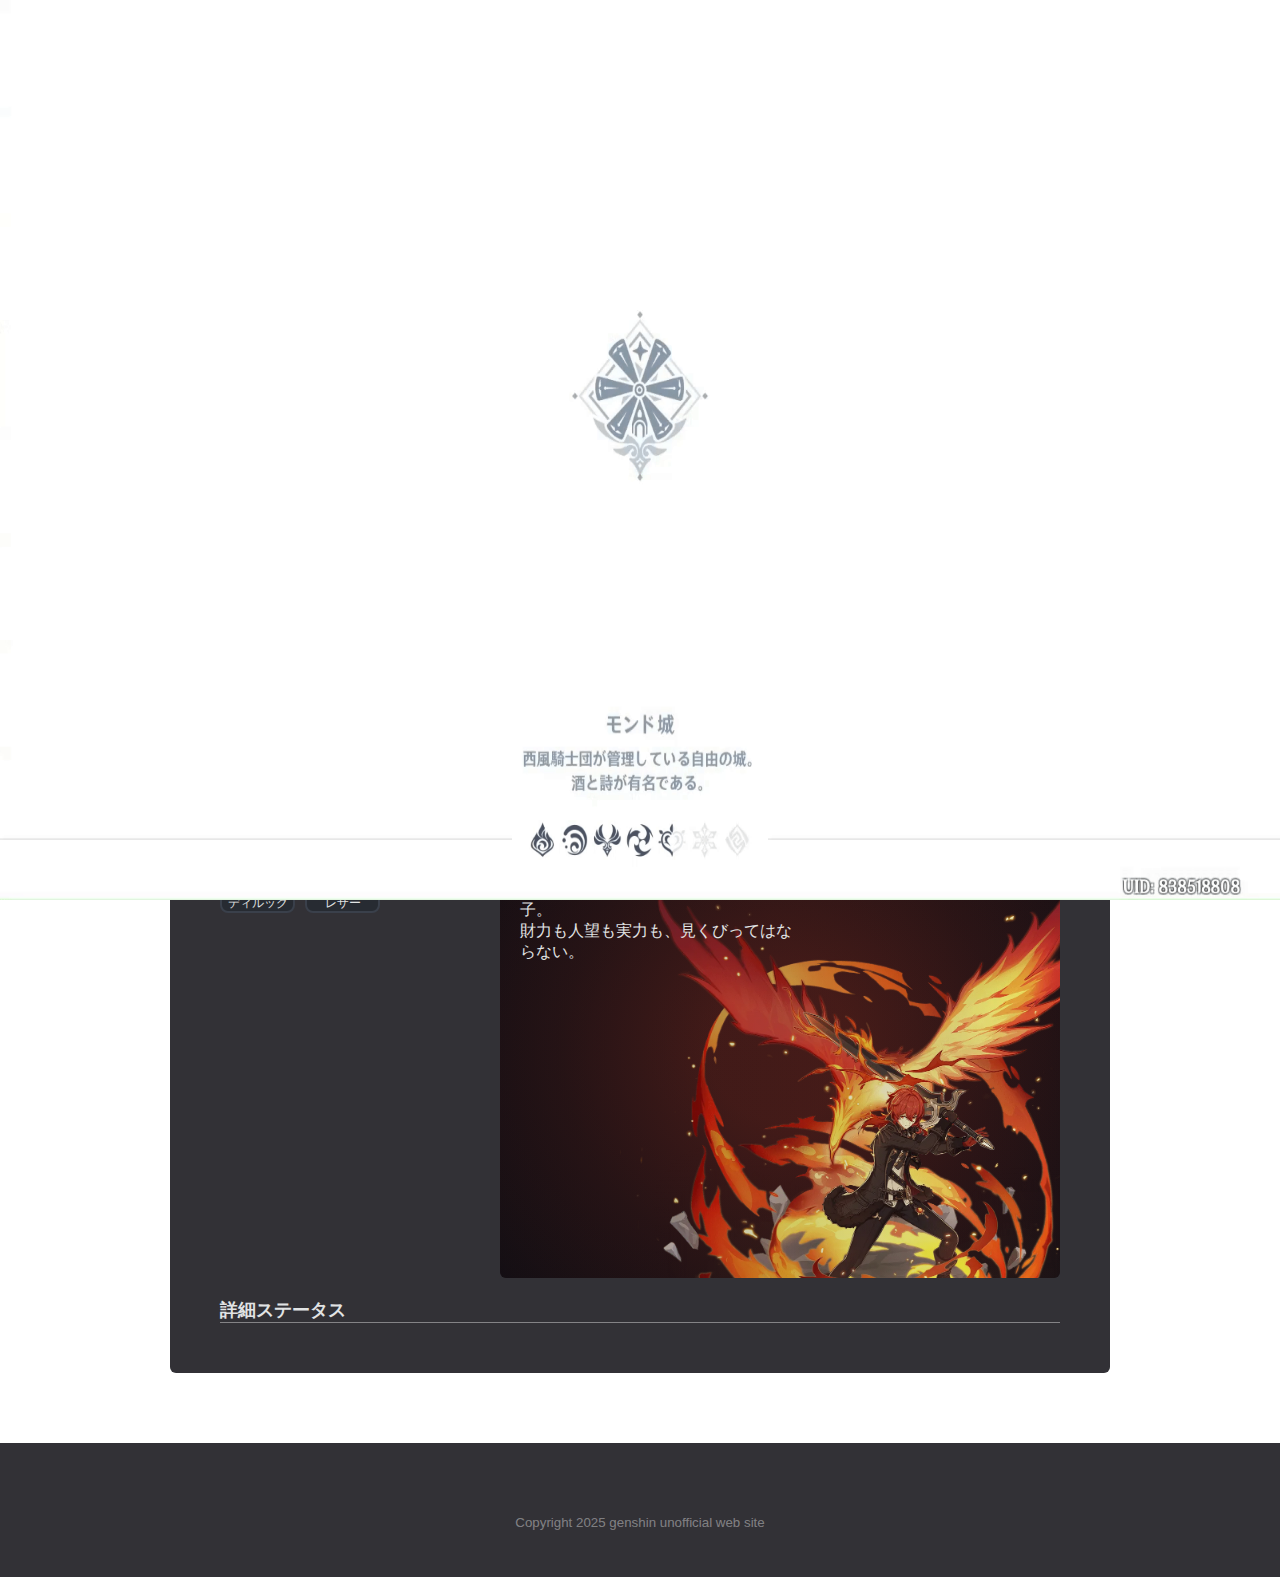
<file: 4_outside.html>
<!DOCTYPE html>
<html lang="ja">

<head>
<meta charset="utf-8">
<meta name="description" content="">
<title>城外</title>

<link rel="stylesheet" href="css/style.css">

<!-- ファビコンの設定-->
<link rel="shortcut icon" href="./images/favicon.ico">
<link rel="apple-touch-icon" href="./images/apple-touch-icon.png">
<link rel="icon" type="image/png" href2="./images/android-chrome-256x256.png">
</head>

<body class="outside">

  <!-- ローディング画面 -->
<div class="loader">
  <img src="images/loading2.gif" alt="ローディング">
</div>

<script src="https://code.jquery.com/jquery-3.7.1.js" integrity="sha256-eKhayi8LEQwp4NKxN+CfCh+3qOVUtJn3QNZ0TciWLP4=" crossorigin="anonymous"></script>
<script src="./js/load2.js"></script>


<header>
  <a href="index.html">
    <img class="title-logo" src="images/genshin_logo.webp" alt="原神logo">
  </a>
  
  <div class="nav">
    
    <!-- ハンバーガーメニューの表示・非表示を切り替えるチェックボックス -->
    <input id="drawer_input" class="drawer_hidden" type="checkbox">

    <!-- ハンバーガーアイコン -->
    <label for="drawer_input" class="drawer_open"><span></span></label>

    <!-- メニュー -->
    <nav class="nav_content">
      <h4>トップページ</h4>
      <ul class="nav_list1">
        <li class="nav_item"><a href="index.html">モンド</a></li>
      </ul>
      <h4>&thinsp;組織一覧</h4>
      <ul class="nav_list2">
        <li class="nav_item"><a href="1_knights.html">西風騎士団</a></li>
        <li class="nav_item"><a href="2_church.html">西風教会</a></li>
        <li class="nav_item"><a href="3_castle.html">モンド城</a></li>
        <li class="nav_item"><a href="4_outside.html">城外</a></li>
        <li class="nav_item"><a href="5_adventurer.html">冒険者協会</a></li>
      </ul>
    </nav> 
  </div>
</header>
  
  
<div class="wrapper">
<div class="explain">
  <img class="outside-logo" src="images/outside_logo.png" alt="城外">
  <div class="explain-text">
    <h1>城外</h1>
    <p>
      モンドの地形はなだらかであり平地と丘陵、森林からなる。<br>
       伝説では、バルバドスが風で氷雪を払い、台地を平坦にした、と伝えられる。
    </p>
  </div>
</div>

<!-- <div class="status-wrapper">
  <h4>ステータス</h4>
  <div class="status-list">
    <section class="status">
      <h5>名称</h5>
      <ruby>
        <p>西風騎士団</p>
        <rt class="sepu">セピュロス&emsp;&emsp;&emsp;&emsp;&nbsp;</rt>
      </ruby>
    </section>
    <section class="status">
      <h5>種類</h5>
      <p>騎士団</p>
    </section>
    <section class="status">
      <h5>国</h5>
      <p>モンド</p>
    </section>
    <section class="status">
      <h5>代表者</h5>
      <p>ジン(代理団長)</p>
    </section>
  </div>
</div> -->

<div class="summary">
  <h4>概要</h4>
  <p>
    モンドは「星落ちの谷」、「風唸りの丘」、「蒼風の高地」、「明冠山地」、「ドラゴンスパイン」の５つの地区からなる。モンドの中央、シードル湖に浮かぶモンド城はモンドの中心都市である。北西の「風魔廃墟」は旧モンドと呼ばれ、約2600年前のモンドの首都であった。<br>

    中東部に位置する「風立ちの丘」に生えているオークの大木は、初代西風騎士団長・ヴァネッサが天空へと旅立った地とされる。<br>

    奔狼領は、かつて風神の座を巡ってバルバドスと争い、敗れたボレアス（風神アンドリアス）が住み着く地とされる。<br>

    南部のドラゴンスパインは、天より落とされた「寒天の釘」により氷雪に覆われ、プレイヤーは寒冷状態に陥いる。<br>
  </p>
</div>

<div class="member-wrapper">
  <h4>所属キャラ</h4>
  <div class="member-list">
    <!-- 左側 キャラリスト -->
    <div class="char-list">
      <button class="char-btn" data-target="Diluc" data-detail="Diluc-detail">
        <img src="images/icon_Diluc.webp" alt="ディルック">
        <p>ディルック</p>
      </button>
      <button class="char-btn" data-target="Razor" data-detail="Razor-detail">
        <img src="images/icon_Razor.webp" alt="レザー">
        <p>レザー</p>
      </button>
    </div>

    <!-- 右側 キャラ詳細 -->
    <div class="char-display">
      <div id="Diluc" class="char-content active" >
        <div class="char-name">
          <div class="char-text">
            <h2>ディルック</h2>
            <p>モンドの大半の酒造を掌握する貴公子。<br>
              財力も人望も実力も、見くびってはならない。
            </p>
          </div>              
          <img src="images/avatar_Diluc.webp" alt="ディルック">
        </div>
      </div>
      <div id="Razor" class="char-content" >
        <div class="char-name">
          <div class="char-text">
            <h2>レザー</h2>
            <p>人間の町から離れた、モンド地域の奔狼領で狼と暮らす少年。勘が鋭く、動きが俊敏。
            </p>
          </div>              
          <img src="images/avatar_Razor.webp" alt="レザー">
        </div>
      </div>
    </div>
  </div>  

  <div class="char-status">
    <h4>詳細ステータス</h4>
    <div id="Diluc-detail" class="char-detail">
      <div id="Diluc" class="char-stlist">
      <section class="status">
        <h5>和名 / 英名</h5>
        <p>ディルック / Diluc</p>
      </section>
      <section class="status">
        <h5>誕生日</h5>
        <p>4月30日</p>
      </section> 
      <section class="status">
        <h5>命ノ星座</h5>
        <p>夜梟座</p>
      </section>
      <section class="status">
        <h5>称号</h5>
        <p>アカツキの裏面</p>
      </section>
      <section class="status">
        <h5>神の目</h5>
        <p>炎</p>
      </section>
      <section class="status">
        <h5>所属</h5>
        <p>アカツキワイナリー</p>
      </section>
      <section class="status">
        <h5>日本語 CV</h5>
        <p>小野賢章</p>
      </section>
      <section class="status">
        <h5>実装バージョン</h5>
        <p>1.0</p>
      </section>
      </div>
    </div>

    <div id="Razor-detail" class="char-detail">
      <div id="Razor" class="char-stlist">
      <section class="status">
        <h5>和名 / 英名</h5>
        <p>レザー / Razor</p>
      </section>
      <section class="status">
        <h5>誕生日</h5>
        <p>9月9日</p>
      </section> 
      <section class="status">
        <h5>命ノ星座</h5>
        <p>狼座</p>
      </section>
      <section class="status">
        <h5>称号</h5>
        <p>狼少年</p>
      </section>
      <section class="status">
        <h5>神の目</h5>
        <p>雷</p>
      </section>
      <section class="status">
        <h5>所属</h5>
        <p>奔狼領</p>
      </section>
      <section class="status">
        <h5>日本語 CV</h5>
        <p>内山昂輝</p>
      </section>
      <section class="status">
        <h5>実装バージョン</h5>
        <p>1.0</p>
      </section>
      </div>
    </div>
  </div>


</div>
</div>

<footer>
  <p><small>Copyright 2025 genshin unofficial web site</small></p>
  
  <a class="pagetop" href="#"><div class="page__top"></div></a>
</footer>

<script src="./js/chara-view.js"></script>
</body>
</html>
</file>
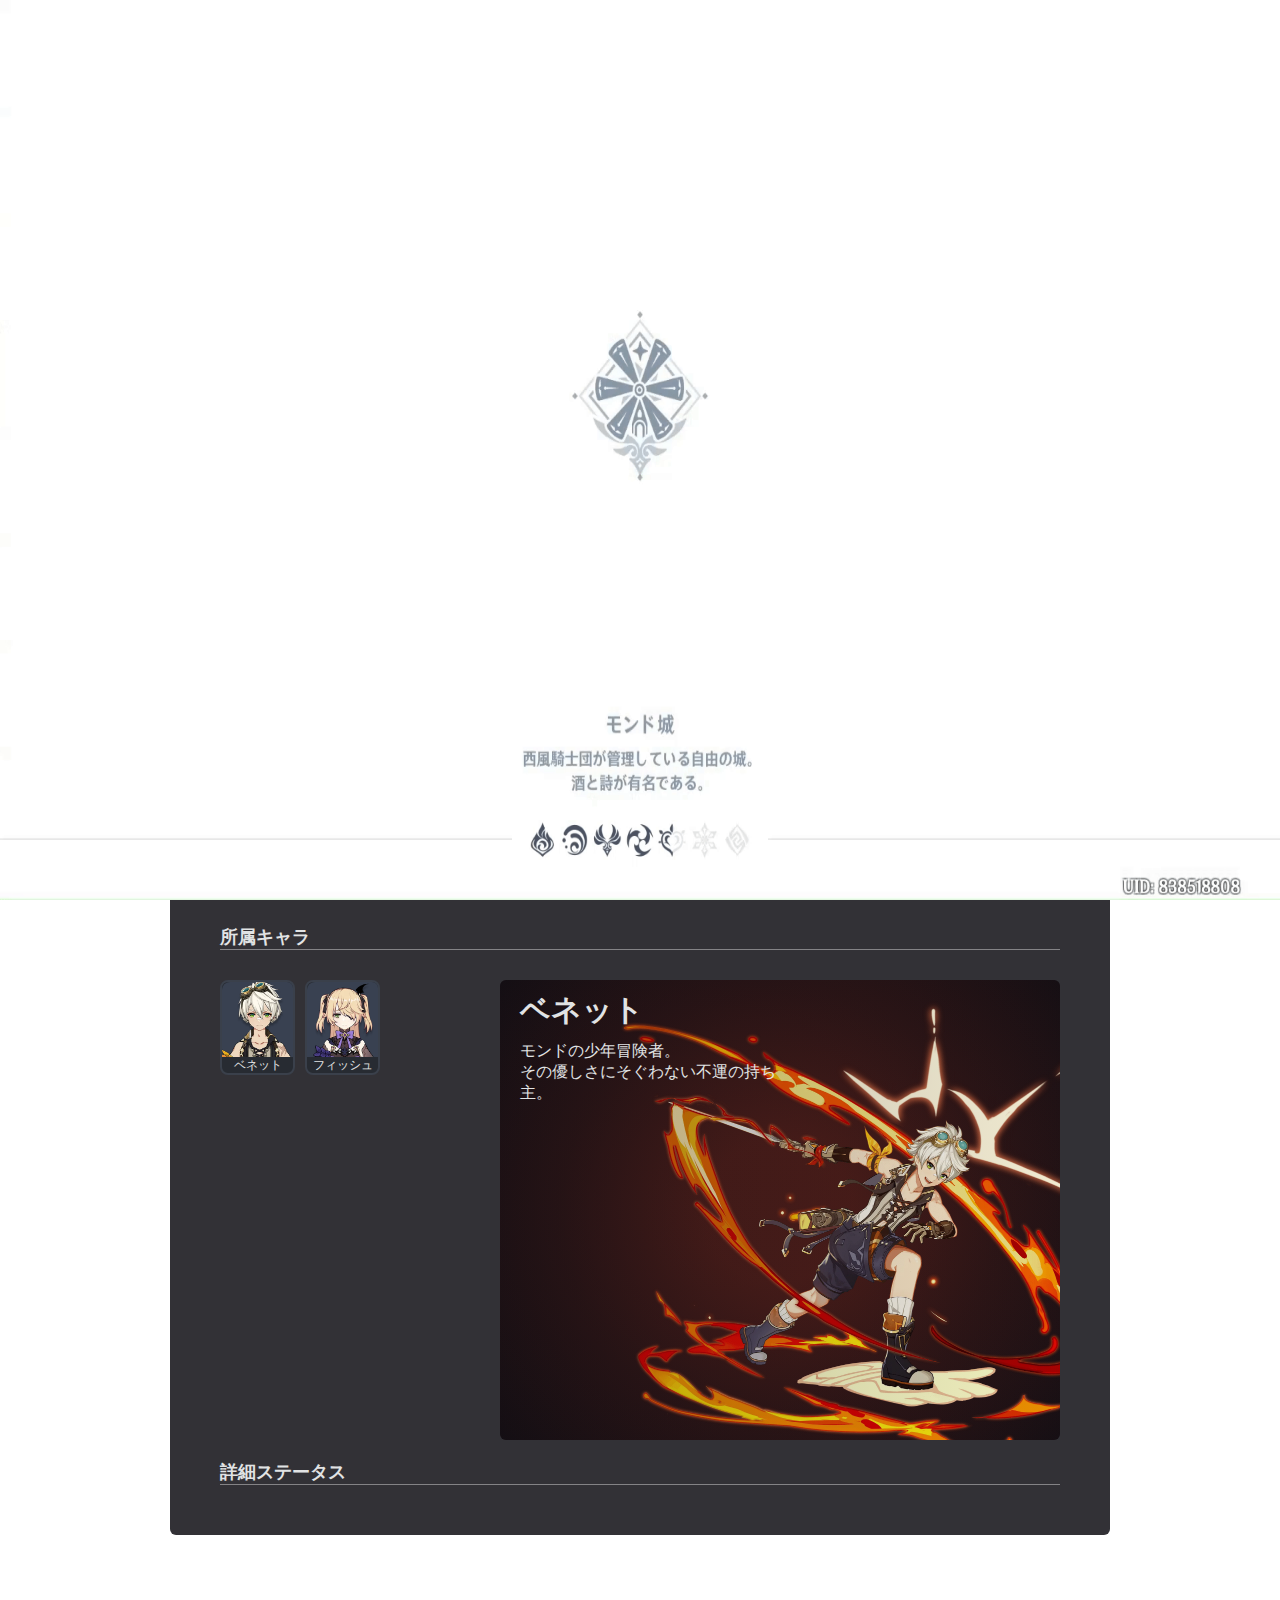
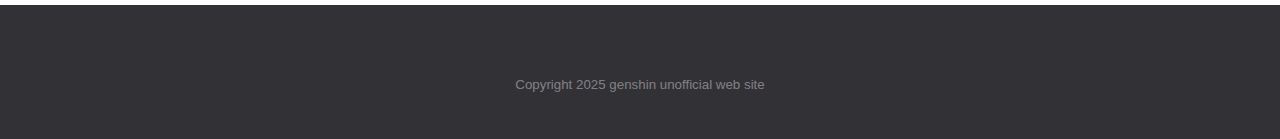
<file: 5_adventurer.html>
<!DOCTYPE html>
<html lang="ja">

<head>
<meta charset="utf-8">
<meta name="description" content="">
<title>冒険者協会</title>

<link rel="stylesheet" href="css/style.css">

<!--ファビコンの設定-->
<link rel="shortcut icon" href="./images/favicon.ico">
<link rel="apple-touch-icon" href="./images/apple-touch-icon.png">
<link rel="icon" type="image/png" href2="./images/android-chrome-256x256.png">
</head>

<body class="adventurer">

  <!-- ローディング画面 -->
<div class="loader">
  <img src="images/loading2.gif" alt="ローディング">
</div>

<script src="https://code.jquery.com/jquery-3.7.1.js" integrity="sha256-eKhayi8LEQwp4NKxN+CfCh+3qOVUtJn3QNZ0TciWLP4=" crossorigin="anonymous"></script>
<script src="./js/load2.js"></script>


<header>
  <a href="index.html">
    <img class="title-logo" src="images/genshin_logo.webp" alt="原神logo">
  </a>
  
  <div class="nav">
    
    <!-- ハンバーガーメニューの表示・非表示を切り替えるチェックボックス -->
    <input id="drawer_input" class="drawer_hidden" type="checkbox">

    <!-- ハンバーガーアイコン -->
    <label for="drawer_input" class="drawer_open"><span></span></label>

    <!-- メニュー -->
    <nav class="nav_content">
      <h4>トップページ</h4>
      <ul class="nav_list1">
        <li class="nav_item"><a href="index.html">モンド</a></li>
      </ul>
      <h4>&thinsp;組織一覧</h4>
      <ul class="nav_list2">
        <li class="nav_item"><a href="1_knights.html">西風騎士団</a></li>
        <li class="nav_item"><a href="2_church.html">西風教会</a></li>
        <li class="nav_item"><a href="3_castle.html">モンド城</a></li>
        <li class="nav_item"><a href="4_outside.html">城外</a></li>
        <li class="nav_item"><a href="5_adventurer.html">冒険者協会</a></li>
      </ul>
    </nav> 
  </div>
</header>
  
  
<div class="wrapper">
<div class="explain">
  <img class="adventurer-logo" src="images/adventurer_logo.jpg" alt="冒険者協会">
  <div class="explain-text">
    <h1>冒険者協会</h1>
    <p>
      冒険者協会はテイワットの七国の人々や他の組織のために、冒険者の斡旋を行う組織である。<br>
      協会の本部はスネージナヤに拠点を置いている。
    </p>
  </div>
</div>

<div class="status-wrapper">
  <h4>ステータス</h4>
  <div class="status-list">
    <section class="status">
      <h5>名称</h5>
        <p>冒険者協会</p>>
    </section>
    <section class="status">
      <h5>種類</h5>
      <p>協会</p>
    </section>
    <section class="status">
      <h5>本拠地</h5>
      <p>スネージナヤ</p>
    </section>
    <section class="status">
      <h5>代表者</h5>
      <p>サイリュス（モンド）</p>
    </section>
  </div>
</div>

<div class="summary">
  <h4>概要</h4>
  <p>
    西風騎士団はモンドを守る防衛組織であり、過去の歴史故に王や貴族などの特権階級を持つ事をしないモンドの事実上の統治機構でもある。<br>
    ゲーム内時空では、半年前に大団長ファルカが5分の4の騎士を連れて北境への遠征に出発した。現在は副団長ジンが代理団長として政務を担当しているが、深刻な人手不足の状態にある。<br>
    <small>
      大団長のファルカは様々なテキストやボイスに登場する重要な人物だが、現在も未登場のため容姿などは不明。
    </small>
  </p>
</div>

<div class="member-wrapper">
  <h4>所属キャラ</h4>
  <div class="member-list">
    <!-- 左側 キャラリスト -->
    <div class="char-list">
      <button class="char-btn" data-target="Bennett" data-detail="Bennett-detail">
        <img src="images/icon_Bennett.webp" alt="ベネット">
        <p>ベネット</p>
      </button>
      <button class="char-btn" data-target="Fischl" data-detail="Fischl-detail">
        <img src="images/icon_Fischl.webp" alt="フィッシュル">
        <p>フィッシュル</p>
      </button>
    </div>

    <!-- 右側 キャラ詳細 -->
    <div class="char-display">
      <div id="Bennett" class="char-content active" >
        <div class="char-name">
          <div class="char-text">
            <h2>ベネット</h2>
            <p>モンドの少年冒険者。<br>
              その優しさにそぐわない不運の持ち主。
            </p>
          </div>              
          <img src="images/avatar_Bennett.webp" alt="ベネット">
        </div>
      </div>
      <div id="Fischl" class="char-content" >
        <div class="char-name">
          <div class="char-text">
            <h2>フィッシュル</h2>
            <p>自称「断罪の皇女」。<br>
              オズという漆黒の鴉とともに行動する謎の少女。
            </p>
          </div>              
          <img src="images/avatar_Fischl.webp" alt="フィッシュル">
        </div>
      </div>
    </div>
  </div>  

  <div class="char-status">
    <h4>詳細ステータス</h4>
    <div id="Bennett-detail" class="char-detail">
      <div id="Bennett" class="char-stlist">
      <section class="status">
        <h5>和名 / 英名</h5>
        <p>ベネット / Bennett</p>
      </section>
      <section class="status">
        <h5>誕生日</h5>
        <p>2月29日</p>
      </section> 
      <section class="status">
        <h5>命ノ星座</h5>
        <p>岐路座</p>
      </section>
      <section class="status">
        <h5>称号</h5>
        <p>運命の試金石</p>
      </section>
      <section class="status">
        <h5>神の目</h5>
        <p>炎</p>
      </section>
      <section class="status">
        <h5>所属</h5>
        <p>冒険者協会</p>
      </section>
      <section class="status">
        <h5>日本語 CV</h5>
        <p>逢坂良太</p>
      </section>
      <section class="status">
        <h5>実装バージョン</h5>
        <p>1.0</p>
      </section>
      </div>
    </div>

    <div id="Fischl-detail" class="char-detail">
      <div id="Fischl" class="char-stlist">
      <section class="status">
        <h5>和名 / 英名</h5>
        <p>ガイア / Kaeya</p>
      </section>
      <section class="status">
        <h5>誕生日</h5>
        <p>5月27日</p>
      </section> 
      <section class="status">
        <h5>命ノ星座</h5>
        <p>幻ノ鴉座</p>
      </section>
      <section class="status">
        <h5>称号</h5>
        <p>断罪の皇女！！</p>
      </section>
      <section class="status">
        <h5>神の目</h5>
        <p>雷</p>
      </section>
      <section class="status">
        <h5>所属</h5>
        <p>冒険者協会</p>
      </section>
      <section class="status">
        <h5>日本語 CV</h5>
        <p>内田真礼&増谷康紀</p>
      </section>
      <section class="status">
        <h5>実装バージョン</h5>
        <p>1.0</p>
      </section>
      </div>
    </div>
  </div>


</div>
</div>

<footer>
  <p><small>Copyright 2025 genshin unofficial web site</small></p>
  
  <a class="pagetop" href="#"><div class="page__top"></div></a>
</footer>

<script src="./js/chara-view.js"></script>
</body>
</html>
</file>
<file: css/style.css>
@charset "UTF-8";

/* 全体共通 */
* {box-sizing: border-box;}
/* https://developer.mozilla.org/ja/docs/Web/CSS/box-sizing */

body {
  font-family: "游ゴシック体", YuGothic, "游ゴシック Medium", "Yu Gothic Medium","游ゴシック", "Yu Gothic", sans-serif, Arial;
  margin: 0;
  cursor: url(../images/genshin.cursor.png), auto;
}
img{vertical-align: bottom;}
a{text-decoration: none;}

/* transparent = 透明*/

/* ローディング */
.loader {
  position: fixed;
  width: 100%;
  height: 100%;
  background-color: #fff;
  z-index: 555;
  top: 0;
  left: 0;
  display: flex;
  justify-content: center;
  align-items: center;
}
.loader img{
  width: 100%;
  height: 100%;
}


/* 背景 */
/* トップページ */
.mondo{
  background-image: url("../images/back_top.png");
  background-position:center top;
  background-repeat: no-repeat;
  background-size: cover;
  background-attachment: fixed;
  width: 100%;
}
/* 西風騎士団 */
.knight{
  background-image: url("../images/back-knight2.png");
  background-position:center top;
  background-repeat: no-repeat;
  background-size: cover;
  background-attachment: fixed;
  width: 100%;
}
/* 西風教会 */
.church{
  background-image: url("../images/back_church2.png");
  background-position:center top;
  background-repeat: no-repeat;
  background-size: cover;
  background-attachment: fixed;
  width: 100%;
}
/* モンド城 */
.castle{
  background-image: url("../images/back_castle2.png");
  background-position:center top;
  background-repeat: no-repeat;
  background-size: cover;
  background-attachment: fixed;
  width: 100%;
}
/* 城外 */
.outside{
  background-image: url("../images/back_outside2.png");
  background-position:center top;
  background-repeat: no-repeat;
  background-size: cover;
  background-attachment: fixed;
  width: 100%;
}
/* 冒険者協会 */
.adventurer{
  background-image: url("../images/back_adventurer2.png");
  background-position:center top;
  background-repeat: no-repeat;
  background-size: cover;
  background-attachment: fixed;
  width: 100%;
}

/* 共通ヘッダー */
header{
  width: 100%;
  background-color:rgba(14, 13, 19,0.85);
  margin-bottom: 20px;
  display: flex;
  align-items: center;
  position: relative;
  position: fixed;
  z-index: 80;
}
.title-logo{
  width: 120px;
  margin: 10px 30px;
}
.title-logo:hover{
  background: hsla(0, 0%, 100%, .1);
  border-radius: 5px;}

/* ハンバーガーメニュー*/
/* チェックボックスを非表示にする */
.drawer_hidden {
  display: none;
}

/* ハンバーガーアイコンの設置スペース */
.drawer_open {
  display: flex;
  justify-content: center;
  align-items: center;
  position: absolute;
  right: 60px;
  top: 40px;
  z-index: 100;/* 重なり順を一番上にする */
  cursor: pointer;
}

/* ハンバーガーメニューのアイコン */
.drawer_open span,
.drawer_open span:before,
.drawer_open span:after {
  content: '';
  display: block;
  height: 4px;
  width: 28px;
  border-radius: 3px;
  background: white;
  transition: 0.5s;
  position: absolute;
}

.drawer_open{
  width: 30px;
  height: 36px;
}

/* 三本線の一番上の棒の位置調整 */
.drawer_open span:before {
  bottom: 10px;
}

/* 三本線の一番下の棒の位置調整 */
.drawer_open span:after {
  top: 10px;
}

/* アイコンがクリックされたら真ん中の線を透明にする */
#drawer_input:checked ~ .drawer_open span {
  background: rgba(255, 255, 255, 0);
}

/* アイコンがクリックされたらアイコンが×印になように上下の線を回転 */
#drawer_input:checked ~ .drawer_open span::before {
  bottom: 0;
  transform: rotate(45deg);
}

#drawer_input:checked ~ .drawer_open span::after {
  top: 0;
  transform: rotate(-45deg);
}
  
/* メニューのデザイン*/
.nav_content {
  width: 300px;
  height: 100%;
  position: fixed;
  align-items: center;
  top: 0%;
  left: 100%; /* メニューを画面の外に飛ばす */
  z-index: 99;
  background-color:rgba(14, 13, 19, 0.85);
  transition: .5s;
  padding-top: 20px;
  margin-top: 118px;
}
.nav_content h4{
  color: hsla(0, 0%, 100%, .4);
  margin: 0 0 0 18px;
  font-size: 16px;
}

/* メニュー黒ポチを消す */
.nav_list1 {
  list-style: none;
  max-width: 200px;
  margin: 10px 0 20px 40px;
  padding: 0;
}
.nav_list2 {
  list-style: none;
  max-width: 200px;
  margin: 10px 0 20px 40px;
  padding: 0;
}
.nav_item{
  margin-bottom: 8px;
  width: 90px;
}

.nav_item a {
  width: 90px;
  color: rgb(225, 227, 228);
  text-decoration: none;
  font-size: 16px;
  padding: 5px;
  margin-bottom: 8px;
}
.nav_item a:hover{
  background: hsla(0, 0%, 100%, .1);
  border-radius: 5px;}

/* アイコンがクリックされたらメニューを表示 */
#drawer_input:checked ~ .nav_content {
  left: 1300px;
}


/* 共通メインコンテンツwrapper */
.wrapper{
  width: 1000px;
  margin: 0 auto;
  padding: 20px;
  /* background-color:rgba(14, 13, 19,0.95); */
}

/* 共通説明 */
.explain{
  background-color:rgba(14, 13, 19,0.85);
  display: flex;
  align-items: center;
  margin: 140px 10px 20px 10px;
  padding: 30px;
  border-radius: 6px;
}
.explain-text{
  color: rgb(225, 227, 228);
  margin-right: 20px;
}
.explain-text h1{
  font-size: 38px;
  margin: 0;
  border-bottom: hsla(0, 0%, 100%, .4) solid 1px;
}
.explain-text p{
  font-size: 16px;
  margin: 10px 20px 10px 0;
}

/* 説明ロゴ */
.mondo-logo{
  width: 180px;
  height: 180px;
  margin-right: 20px;
}

.knight-logo{
  width: 160px;
  height: 180px;
  margin-right: 30px;
}
.church-logo{
  width: 180px;
  height: 180px;
  margin-right: 20px;
}
.castle-logo{
  width: 180px;
  height: 160px;
  margin-right: 20px;
}
.outside-logo{
  width: 180px;
  height: 160px;
  margin-right: 20px;
}
.adventurer-logo{
  width: 180px;
  height: 180px;
  margin-right: 20px;
}

/* 共通ステータス */
.status-wrapper{
  margin: 20px 10px;
  padding: 30px;
  display: flex;
  flex-direction: column;
  background-color:rgba(14, 13, 19,0.85);
  border-radius: 6px;
}
.status-wrapper h4{
  color: rgb(225, 227, 228);
  font-size: 18px;
  margin: 10px 20px;
  border-bottom: hsla(0, 0%, 100%, .4) solid 1px;
}
.status-list{
  width: 840px;
  margin: 0 20px;
  display: flex;
  justify-content: space-between;
  flex-wrap: wrap;
}
.status{
  display: flex;
  align-items: center;
  flex-wrap: wrap;
  width: calc((100% - 80px) / 2); 
  margin: 10px;
  overflow: hidden;
}
.status h5{
  color: hsla(0, 0%, 100%, .4);
  font-size: 14px;
  width: 150px;
  margin: 0;
}
.status p{
  color: rgb(225, 227, 228);
  font-size: 16px;
  margin: 0 0 0 10px;
}
/* ルビ */
.sepu{
  color: rgb(225, 227, 228);
}


/* トップページ */
/* 組織一覧 */
.affall-wrapper{
  background-color:rgba(14, 13, 19,0.85);
  margin: 20px 10px;
  padding: 30px;
  align-items: center;
  border-radius: 6px;
}
.affall-wrapper h4{
  color: rgb(225, 227, 228);
  font-size: 18px;
  margin: 10px 20px;
  border-bottom: hsla(0, 0%, 100%, .4) solid 1px;
}
.aff-wrapper{
  display: flex;
  justify-content: space-between;
  flex-wrap: wrap;
  padding: 10px 60px;
}

.box{
  min-width: 330px;
  width: 350px;
  height: 80px;
  display: flex;
  position:relative;
  z-index: 1;
  text-decoration:none;
  overflow:hidden;
  align-items: center;
  flex-wrap: wrap;
  background-color: rgb(37, 43, 55);
  margin: 20px;
  width: calc((100% - 140px) / 2); 
  border-radius: 5px;
  /* border: solid 1px transparent; */
}
.box::after{
  content: "";
  position: absolute;
  z-index: 10;
  background-image: url("../images/boxline_after.png");
  background-repeat: no-repeat;
  top: 50%;
  left: 50%;
  width: 95%;
  height: 80%;
  background-size: contain;
  background-position: center;
  transform: translate(-50%, -50%); 
  background-size: 100% 100%;
}
.box:hover{
  transform:scale(1.04);
  transition: all .05s linear;
  border: solid 1px rgb(58, 64, 75);
}

.box h3{
  position: absolute;
  z-index: 15;
  color: rgb(225, 227, 228);
  font-size: 16px;
  font-weight: 400;
  margin: 20px 20px 20px 40px;
}

.aff-back{  
  position: absolute;
  z-index: 5;
  width: 330px;
  height: 80px;
  display: flex;
  align-items: center;
  background-repeat: no-repeat;
  background-size: cover;
  background-position: right;
  background-color: rgb(37, 43, 55);
  border-radius: 5px;
}

/* 西風騎士団 */
/* 概要 */
.summary{
  background-color:rgba(14, 13, 19,0.85);
  margin: 20px 10px;
  padding: 30px;
  align-items: center;
  border-radius: 6px;
}
.summary h4{
  color: rgb(225, 227, 228);
  font-size: 18px;
  margin: 10px 20px;
  border-bottom: hsla(0, 0%, 100%, .4) solid 1px;
}
.summary p{
  color: rgb(225, 227, 228);
  font-size: 16px;
  margin: 20px;
}
.summary small{
  color: hsla(0, 0%, 100%, .4);
}

/* 所属キャラ */

.member-wrapper{
  background-color:rgba(14, 13, 19,0.85);
  margin: 20px 10px;
  padding: 30px;
  display: flex;
  flex-direction: column;
  align-items: center;
  border-radius: 6px;
}
.member-wrapper h4{
  color: rgb(225, 227, 228);
  width: 840px;
  font-size: 18px;
  margin: 10px 20px;
  border-bottom: hsla(0, 0%, 100%, .4) solid 1px;
}

.member-list {
  display: flex;
  min-width: 840px;
  max-width: 840px;
  overflow: hidden;
}

/* 左側 */
.char-list {
  min-width: 260px;
  max-width: 260px;
  max-height: 420px;
  margin: 20px 20px 20px 0;
  display: flex;
  flex-wrap: wrap;
  gap: 10px;
}
.char-btn {
  max-width: 75px;
  max-height: 95px;
  overflow:hidden;
  background-color: rgb(39, 43, 50);
  border-radius: 8px;
  border: solid 2px rgb(58, 64, 75);
  color: rgb(225, 227, 228);
  padding: 0;
  margin: 0;
  font-size: 12px;
  cursor: pointer;
  transition: 0.3s;
}
.char-btn img {
  background-color: rgb(57, 65, 81);
  width: 75px;
  border-radius: 8px 8px 0 0;
}
.char-btn p{
  margin: 0;
}
.char-btn:hover {
  border: solid 1px rgb(211, 188, 142);
}
.char-btn:focus {
  border: solid 2px rgb(211, 188, 142);
}

/* 右側 */
.char-display {
  background-color: rgba(14, 13, 19);
  display: flex;
  position: relative;
  color: rgb(225, 227, 228);
  border-radius: 6px;
  overflow: hidden;
  margin-top: 20px;
}
.char-content {
  display: none;
  position: relative;
  min-width: 560px;
  height:460px;
}

.char-content h2{
  font-size: 30px;
  margin: 0 10px;
}
.char-content p{
  font-size: 16px;
  margin: 10px;
  width: 280px;
}
.char-content u {
  text-decoration-color: rgb(225, 227, 228,0.8);
}
.char-text {
  /* background-color:rgba(14, 13, 19,0.4); */
  background-image: linear-gradient(to right,rgb(14, 13, 19, 0.3) 0%, rgba(14, 13, 19, 0.06) 100%);
  z-index: 12;
  border-radius: 6px;
  position: absolute;
  padding: 10px;
  min-width: 560px;
  height:460px;
}
.char-content img {
  position: absolute;
  z-index: 10;
  width: 500px;
  height: auto;
  display: flex;
  overflow: hidden;
  justify-content: right;
  margin-top: 20px;
  margin-left: 120px;
}

.char-name {
  display: flex;
  flex-direction: column;
}

.char-content,
.char-detail {
  display: none;
}

.active {
  display: block;
}


/* キャラステータス */
.char-status{
  margin: 10px;
  display: flex;
  flex-direction: column;
  border-radius: 6px;
}
.char-stlist{
  background-color: rgba(14, 13, 19);
  width: 840px;
  margin: 0 20px;
  display: flex;
  justify-content: space-between;
  flex-wrap: wrap;
}

/* 元素色背景 */
/* 風 */
#Jean, #Sucrose, #Traveler, #Venti {
  background-image: radial-gradient(circle, rgba(12, 78, 79, 0.8) 20%, rgba(12, 78, 79, 0.4) 60%, rgba(12, 78, 79, 0.1) 100%);
}
/* 氷 */
#Kaeya, #Eula, #Mika, #Rosaria, #Diona{
  background-image: radial-gradient(circle, rgba(19, 81, 119, 0.8) 20%, rgba(19, 81, 119, 0.4) 60%, rgba(19, 81, 119, 0.1) 100%);
}
/* 水 */
#Barbara ,#Mona{
  background-image: radial-gradient(circle, rgba(28, 71, 150, 0.8) 20%, rgba(28, 71, 150, 0.4) 60%, rgba(28, 71, 150, 0.1) 100%);
}
/* 雷 */
#Lisa, #Razor, #Fischl{
  background-image: radial-gradient(circle, rgba(66, 40, 140, 0.8) 20%, rgba(66, 40, 140, 0.4) 60%, rgba(66, 40, 140, 0.1) 100%);
}
/* 炎 */
#Amber, #Klee, #Diluc, #Bennett{
  background-image: radial-gradient(circle, rgba(95, 34, 27, 0.8) 20%, rgba(95, 34, 27, 0.4) 60%, rgba(95, 34, 27, 0.1) 100%);
}
/* 岩 */
#Albedo, #Noelle{
  background-image: radial-gradient(circle, rgba(108, 85, 38, 0.8) 20%, rgba(108, 85, 38, 0.4) 60%, rgba(108, 85, 38, 0.1) 100%);
}



/* 共通フッター */
footer {
  text-align: center;
  width: 100%;
  background-color:rgba(14, 13, 19,0.85);
  padding: 30px;
  margin-top: 30px;}

footer p{
  color: hsla(0, 0%, 100%, .4);
  font-size: 16px;
  margin-top: 40px;}
  
/* pagetopボタン */
html {scroll-behavior: smooth;}

.pagetop {
  z-index: 100;
  height: 45px;
  width: 45px;
  position: fixed;
  right: 30px;
  bottom: 30px;
  border-radius: 6px;
  background-color: rgb(63, 166, 145);
  border-radius: 50%;
  display: flex;
  justify-content: center;
  align-items: center;
  scroll-behavior: smooth;}

.page__top {
  height: 10px;
  width: 10px;
  border-top: 3px solid white;
  border-right: 3px solid white;
  transform: translateY(20%) rotate(-45deg);}
</file>
